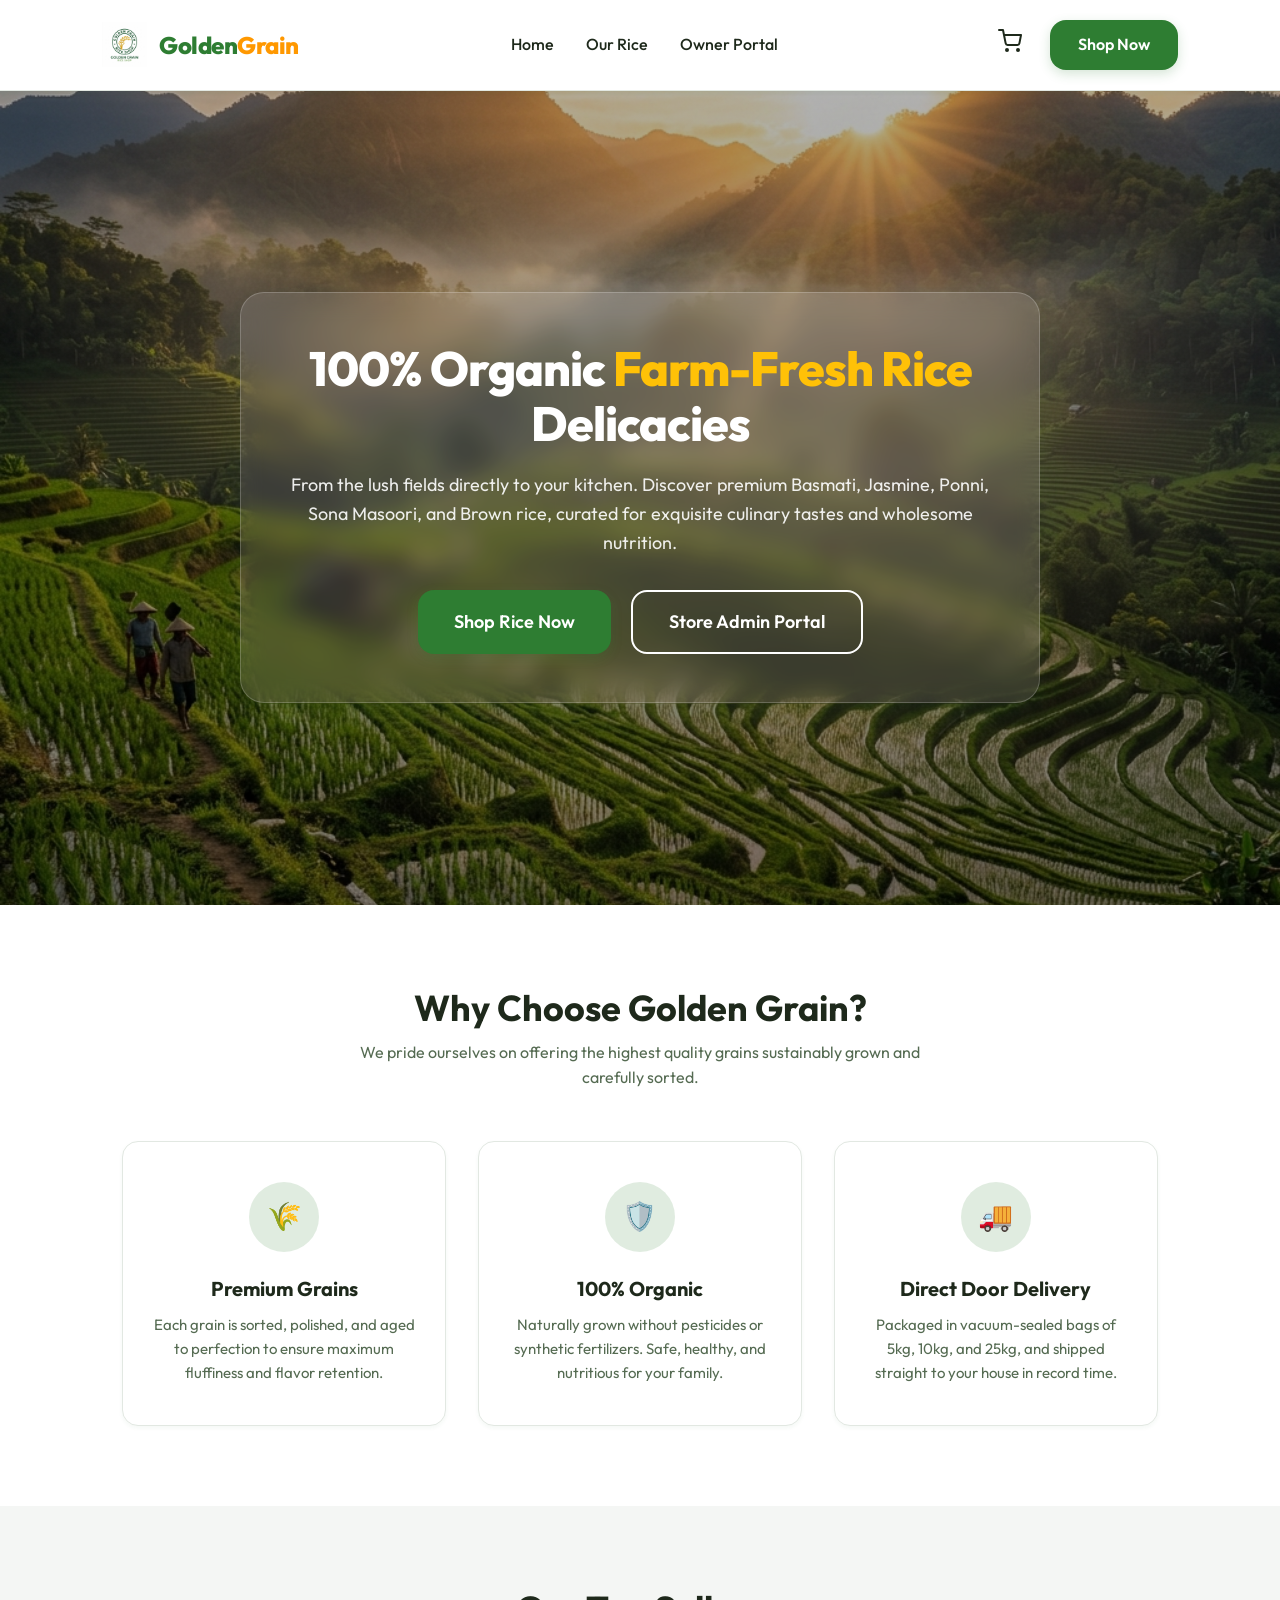
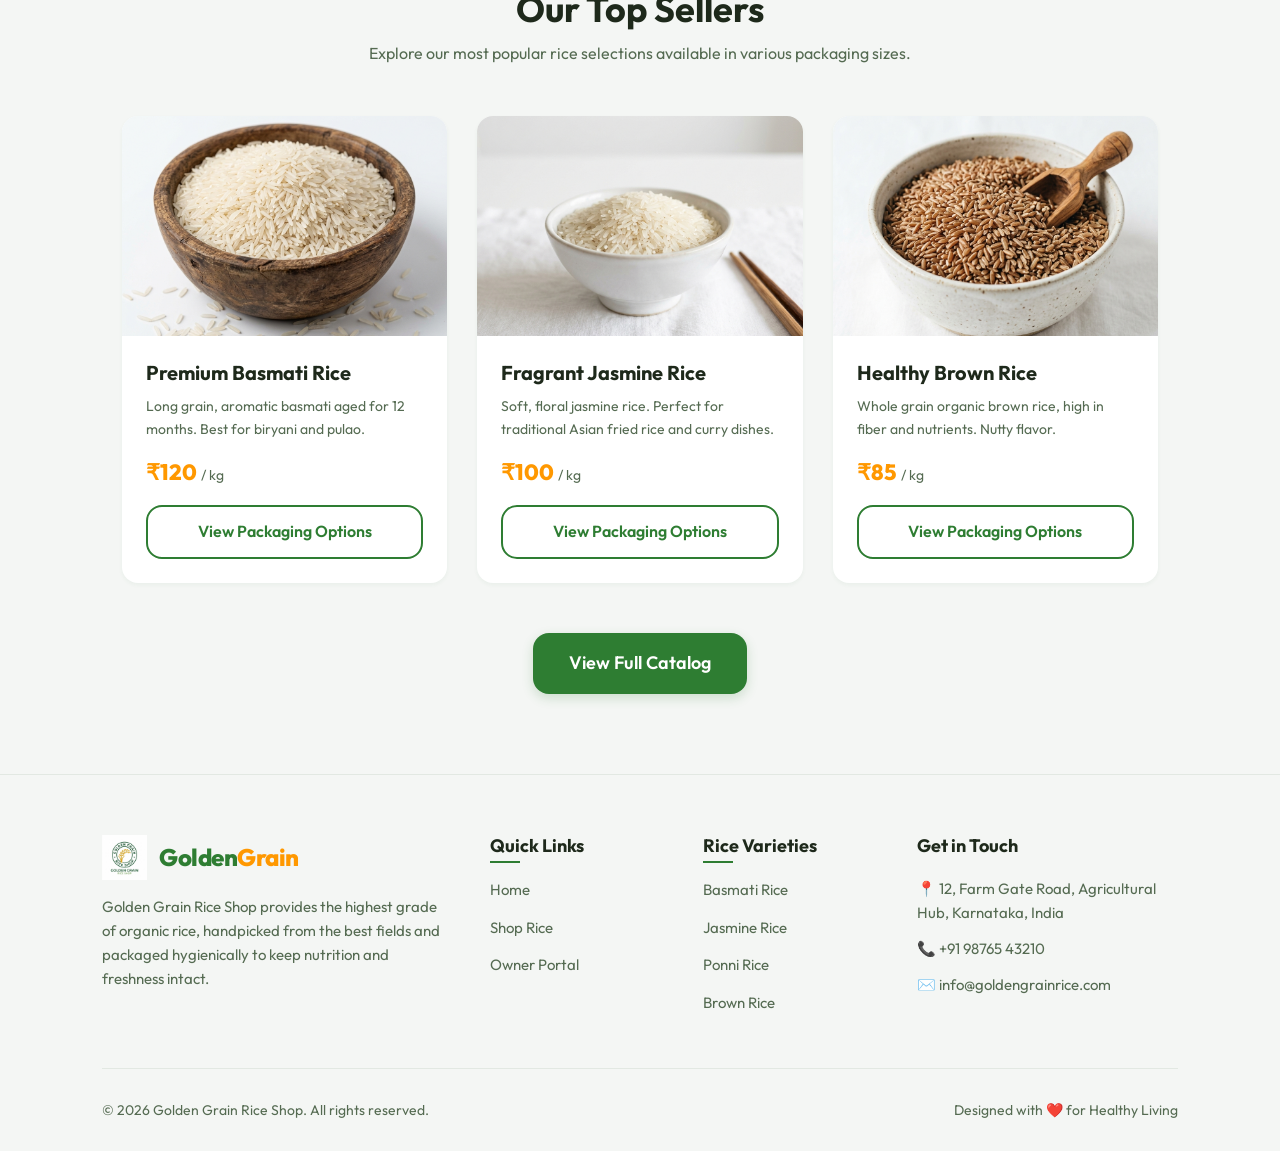
<file: files/riceshop-frontend/index.html>
<!DOCTYPE html>
<html lang="en">
<head>
    <meta charset="UTF-8">
    <meta name="viewport" content="width=device-width, initial-scale=1.0">
    <title>Golden Grain Rice Shop - Premium Organic Rice Store</title>
    <meta name="description" content="Order premium quality Basmati, Jasmine, Ponni, Sona Masoori, and Brown rice directly from our organic farms. Handpicked grains delivered to your doorstep.">
    <!-- Global CSS -->
    <link rel="stylesheet" href="css/style.css">
    <style>
        /* Hero Section Custom Styles */
        .hero {
            position: relative;
            background: linear-gradient(rgba(0,0,0,0.3), rgba(0,0,0,0.5)), url('assets/images/hero.png') no-repeat center center/cover;
            height: calc(100vh - 86px);
            min-height: 550px;
            display: flex;
            align-items: center;
            justify-content: center;
            color: var(--white);
            text-align: center;
            padding: 0 20px;
        }

        .hero-content {
            max-width: 800px;
            background: rgba(255, 255, 255, 0.12);
            backdrop-filter: blur(12px);
            padding: 48px;
            border-radius: var(--radius-lg);
            border: 1px solid rgba(255, 255, 255, 0.2);
            box-shadow: var(--shadow-lg);
            animation: fadeIn 1s ease-out;
        }

        .hero h1 {
            font-size: 48px;
            font-weight: 800;
            color: var(--white);
            margin-bottom: 20px;
            letter-spacing: -1px;
            line-height: 1.15;
        }

        .hero h1 span {
            color: var(--accent);
        }

        .hero p {
            font-size: 18px;
            margin-bottom: 32px;
            color: rgba(255, 255, 255, 0.9);
            font-weight: 400;
        }

        .hero-buttons {
            display: flex;
            justify-content: center;
            gap: 20px;
            flex-wrap: wrap;
        }

        .hero-btn-owner {
            background-color: transparent;
            color: var(--white);
            border: 2px solid var(--white);
        }

        .hero-btn-owner:hover {
            background-color: var(--white);
            color: var(--primary-dark);
            transform: translateY(-2px);
        }

        /* Features Section */
        .features {
            padding: 80px 8%;
            background-color: var(--white);
        }

        .features-grid {
            display: grid;
            grid-template-columns: repeat(auto-fit, minmax(280px, 1fr));
            gap: 32px;
            margin-top: 50px;
        }

        .feature-card {
            text-align: center;
            padding: 40px 30px;
        }

        .feature-icon {
            width: 70px;
            height: 70px;
            background-color: var(--primary-glow);
            color: var(--primary);
            border-radius: 50%;
            display: flex;
            align-items: center;
            justify-content: center;
            margin: 0 auto 24px auto;
            font-size: 28px;
            font-weight: bold;
        }

        .feature-card h3 {
            font-size: 20px;
            margin-bottom: 12px;
        }

        .feature-card p {
            color: var(--text-muted);
            font-size: 15px;
        }

        /* Products Preview */
        .preview {
            padding: 80px 8%;
            background-color: var(--bg-light);
        }

        .preview-grid {
            display: grid;
            grid-template-columns: repeat(auto-fit, minmax(320px, 1fr));
            gap: 30px;
            margin-top: 50px;
        }

        .preview-card {
            background-color: var(--white);
            border-radius: var(--radius-md);
            overflow: hidden;
            box-shadow: var(--shadow-sm);
            transition: var(--transition);
        }

        .preview-card:hover {
            transform: translateY(-5px);
            box-shadow: var(--shadow-md);
        }

        .preview-img {
            height: 220px;
            background-color: #E2E8E2;
            position: relative;
        }

        .preview-img img {
            width: 100%;
            height: 100%;
            object-fit: cover;
        }

        .preview-content {
            padding: 24px;
        }

        .preview-title {
            font-size: 20px;
            margin-bottom: 10px;
        }

        .preview-price {
            color: var(--accent-dark);
            font-size: 22px;
            font-weight: 800;
            margin-bottom: 15px;
        }

        /* Animations */
        @keyframes fadeIn {
            from { opacity: 0; transform: translateY(20px); }
            to { opacity: 1; transform: translateY(0); }
        }

        @media(max-width: 768px) {
            .hero h1 { font-size: 32px; }
            .hero-content { padding: 30px 20px; }
        }
    </style>
</head>
<body>

    <!-- Header Navbar -->
    <header class="navbar">
        <a href="index.html" class="logo-container" id="nav-logo-link">
            <img src="assets/logo.png" alt="Golden Grain Logo" class="logo-img">
            <h1 class="logo-text">Golden<span>Grain</span></h1>
        </a>
        <nav>
            <ul class="nav-links">
                <li><a href="index.html">Home</a></li>
                <li><a href="customer/select-rice.html">Our Rice</a></li>
                <li><a href="owner/login.html">Owner Portal</a></li>
            </ul>
        </nav>
        <div class="nav-actions">
            <!-- Cart Icon Button -->
            <a href="customer/select-rice.html" class="btn-icon" id="cart-icon-btn" title="View Cart">
                <!-- Shopping Cart Icon SVG -->
                <svg xmlns="http://www.w3.org/2000/svg" width="24" height="24" viewBox="0 0 24 24" fill="none" stroke="currentColor" stroke-width="2" stroke-linecap="round" stroke-linejoin="round">
                    <circle cx="9" cy="21" r="1"></circle>
                    <circle cx="20" cy="21" r="1"></circle>
                    <path d="M1 1h4l2.68 13.39a2 2 0 0 0 2 1.61h9.72a2 2 0 0 0 2-1.61L23 6H6"></path>
                </svg>
                <span class="badge" id="cart-badge-count" style="display: none;">0</span>
            </a>
            <a href="customer/select-rice.html" class="btn btn-primary" id="shop-now-nav-btn">Shop Now</a>
        </div>
    </header>

    <!-- Hero Section -->
    <section class="hero" id="hero-section">
        <div class="hero-content">
            <h1>100% Organic <span>Farm-Fresh Rice</span> Delicacies</h1>
            <p>From the lush fields directly to your kitchen. Discover premium Basmati, Jasmine, Ponni, Sona Masoori, and Brown rice, curated for exquisite culinary tastes and wholesome nutrition.</p>
            <div class="hero-buttons">
                <a href="customer/select-rice.html" class="btn btn-primary btn-large" id="shop-now-hero-btn">Shop Rice Now</a>
                <a href="owner/login.html" class="btn hero-btn-owner btn-large" id="admin-portal-hero-btn">Store Admin Portal</a>
            </div>
        </div>
    </section>

    <!-- Features Section -->
    <section class="features" id="features-section">
        <div class="container">
            <h2 class="text-center" style="font-size: 36px;">Why Choose Golden Grain?</h2>
            <p class="text-center" style="color: var(--text-muted); max-width: 600px; margin: 10px auto 40px auto;">We pride ourselves on offering the highest quality grains sustainably grown and carefully sorted.</p>
            
            <div class="features-grid">
                <!-- Feature 1 -->
                <div class="card feature-card">
                    <div class="feature-icon">🌾</div>
                    <h3>Premium Grains</h3>
                    <p>Each grain is sorted, polished, and aged to perfection to ensure maximum fluffiness and flavor retention.</p>
                </div>
                <!-- Feature 2 -->
                <div class="card feature-card">
                    <div class="feature-icon">🛡️</div>
                    <h3>100% Organic</h3>
                    <p>Naturally grown without pesticides or synthetic fertilizers. Safe, healthy, and nutritious for your family.</p>
                </div>
                <!-- Feature 3 -->
                <div class="card feature-card">
                    <div class="feature-icon">🚚</div>
                    <h3>Direct Door Delivery</h3>
                    <p>Packaged in vacuum-sealed bags of 5kg, 10kg, and 25kg, and shipped straight to your house in record time.</p>
                </div>
            </div>
        </div>
    </section>

    <!-- Products Preview -->
    <section class="preview" id="preview-section">
        <div class="container">
            <h2 class="text-center" style="font-size: 36px;">Our Top Sellers</h2>
            <p class="text-center" style="color: var(--text-muted); max-width: 600px; margin: 10px auto 40px auto;">Explore our most popular rice selections available in various packaging sizes.</p>

            <div class="preview-grid">
                <!-- Product Preview 1 -->
                <div class="preview-card">
                    <div class="preview-img">
                        <img src="assets/images/basmati.png" alt="Basmati Rice Preview">
                    </div>
                    <div class="preview-content">
                        <h3 class="preview-title">Premium Basmati Rice</h3>
                        <p style="color: var(--text-muted); font-size: 14px; margin-bottom: 15px;">Long grain, aromatic basmati aged for 12 months. Best for biryani and pulao.</p>
                        <div class="preview-price">₹120 <span style="font-size: 14px; color: var(--text-muted); font-weight: normal;">/ kg</span></div>
                        <a href="customer/select-rice.html" class="btn btn-secondary" style="width: 100%;">View Packaging Options</a>
                    </div>
                </div>
                <!-- Product Preview 2 -->
                <div class="preview-card">
                    <div class="preview-img">
                        <img src="assets/images/jasmine.png" alt="Jasmine Rice Preview">
                    </div>
                    <div class="preview-content">
                        <h3 class="preview-title">Fragrant Jasmine Rice</h3>
                        <p style="color: var(--text-muted); font-size: 14px; margin-bottom: 15px;">Soft, floral jasmine rice. Perfect for traditional Asian fried rice and curry dishes.</p>
                        <div class="preview-price">₹100 <span style="font-size: 14px; color: var(--text-muted); font-weight: normal;">/ kg</span></div>
                        <a href="customer/select-rice.html" class="btn btn-secondary" style="width: 100%;">View Packaging Options</a>
                    </div>
                </div>
                <!-- Product Preview 3 -->
                <div class="preview-card">
                    <div class="preview-img">
                        <img src="assets/images/brown.png" alt="Brown Rice Preview">
                    </div>
                    <div class="preview-content">
                        <h3 class="preview-title">Healthy Brown Rice</h3>
                        <p style="color: var(--text-muted); font-size: 14px; margin-bottom: 15px;">Whole grain organic brown rice, high in fiber and nutrients. Nutty flavor.</p>
                        <div class="preview-price">₹85 <span style="font-size: 14px; color: var(--text-muted); font-weight: normal;">/ kg</span></div>
                        <a href="customer/select-rice.html" class="btn btn-secondary" style="width: 100%;">View Packaging Options</a>
                    </div>
                </div>
            </div>
            
            <div class="text-center" style="margin-top: 50px;">
                <a href="customer/select-rice.html" class="btn btn-primary btn-large">View Full Catalog</a>
            </div>
        </div>
    </section>

    <!-- Footer -->
    <footer id="footer-section">
        <div class="footer-content">
            <div class="footer-brand">
                <div class="logo-container">
                    <img src="assets/logo.png" alt="Golden Grain Logo" class="logo-img">
                    <h3 class="logo-text">Golden<span>Grain</span></h3>
                </div>
                <p>Golden Grain Rice Shop provides the highest grade of organic rice, handpicked from the best fields and packaged hygienically to keep nutrition and freshness intact.</p>
            </div>
            <div class="footer-links">
                <h4>Quick Links</h4>
                <ul>
                    <li><a href="index.html">Home</a></li>
                    <li><a href="customer/select-rice.html">Shop Rice</a></li>
                    <li><a href="owner/login.html">Owner Portal</a></li>
                </ul>
            </div>
            <div class="footer-links">
                <h4>Rice Varieties</h4>
                <ul>
                    <li><a href="customer/select-rice.html">Basmati Rice</a></li>
                    <li><a href="customer/select-rice.html">Jasmine Rice</a></li>
                    <li><a href="customer/select-rice.html">Ponni Rice</a></li>
                    <li><a href="customer/select-rice.html">Brown Rice</a></li>
                </ul>
            </div>
            <div class="footer-contact">
                <h4>Get in Touch</h4>
                <p>📍 12, Farm Gate Road, Agricultural Hub, Karnataka, India</p>
                <p>📞 +91 98765 43210</p>
                <p>✉️ info@goldengrainrice.com</p>
            </div>
        </div>
        <div class="footer-bottom">
            <p>&copy; 2026 Golden Grain Rice Shop. All rights reserved.</p>
            <p>Designed with ❤️ for Healthy Living</p>
        </div>
    </footer>

    <!-- Script to update badge -->
    <script>
        document.addEventListener('DOMContentLoaded', () => {
            updateBadge();
            
            // Listen for storage changes
            window.addEventListener('storage', updateBadge);
            window.addEventListener('cart-updated', updateBadge);
            
            function updateBadge() {
                const badge = document.getElementById('cart-badge-count');
                if (!badge) return;
                
                try {
                    const cart = JSON.parse(localStorage.getItem('riceshop_cart')) || [];
                    const totalQty = cart.reduce((sum, item) => sum + item.quantity, 0);
                    
                    if (totalQty > 0) {
                        badge.textContent = totalQty;
                        badge.style.display = 'flex';
                    } else {
                        badge.style.display = 'none';
                    }
                } catch (e) {
                    console.error(e);
                }
            }
        });
    </script>
</body>
</html>
</file>
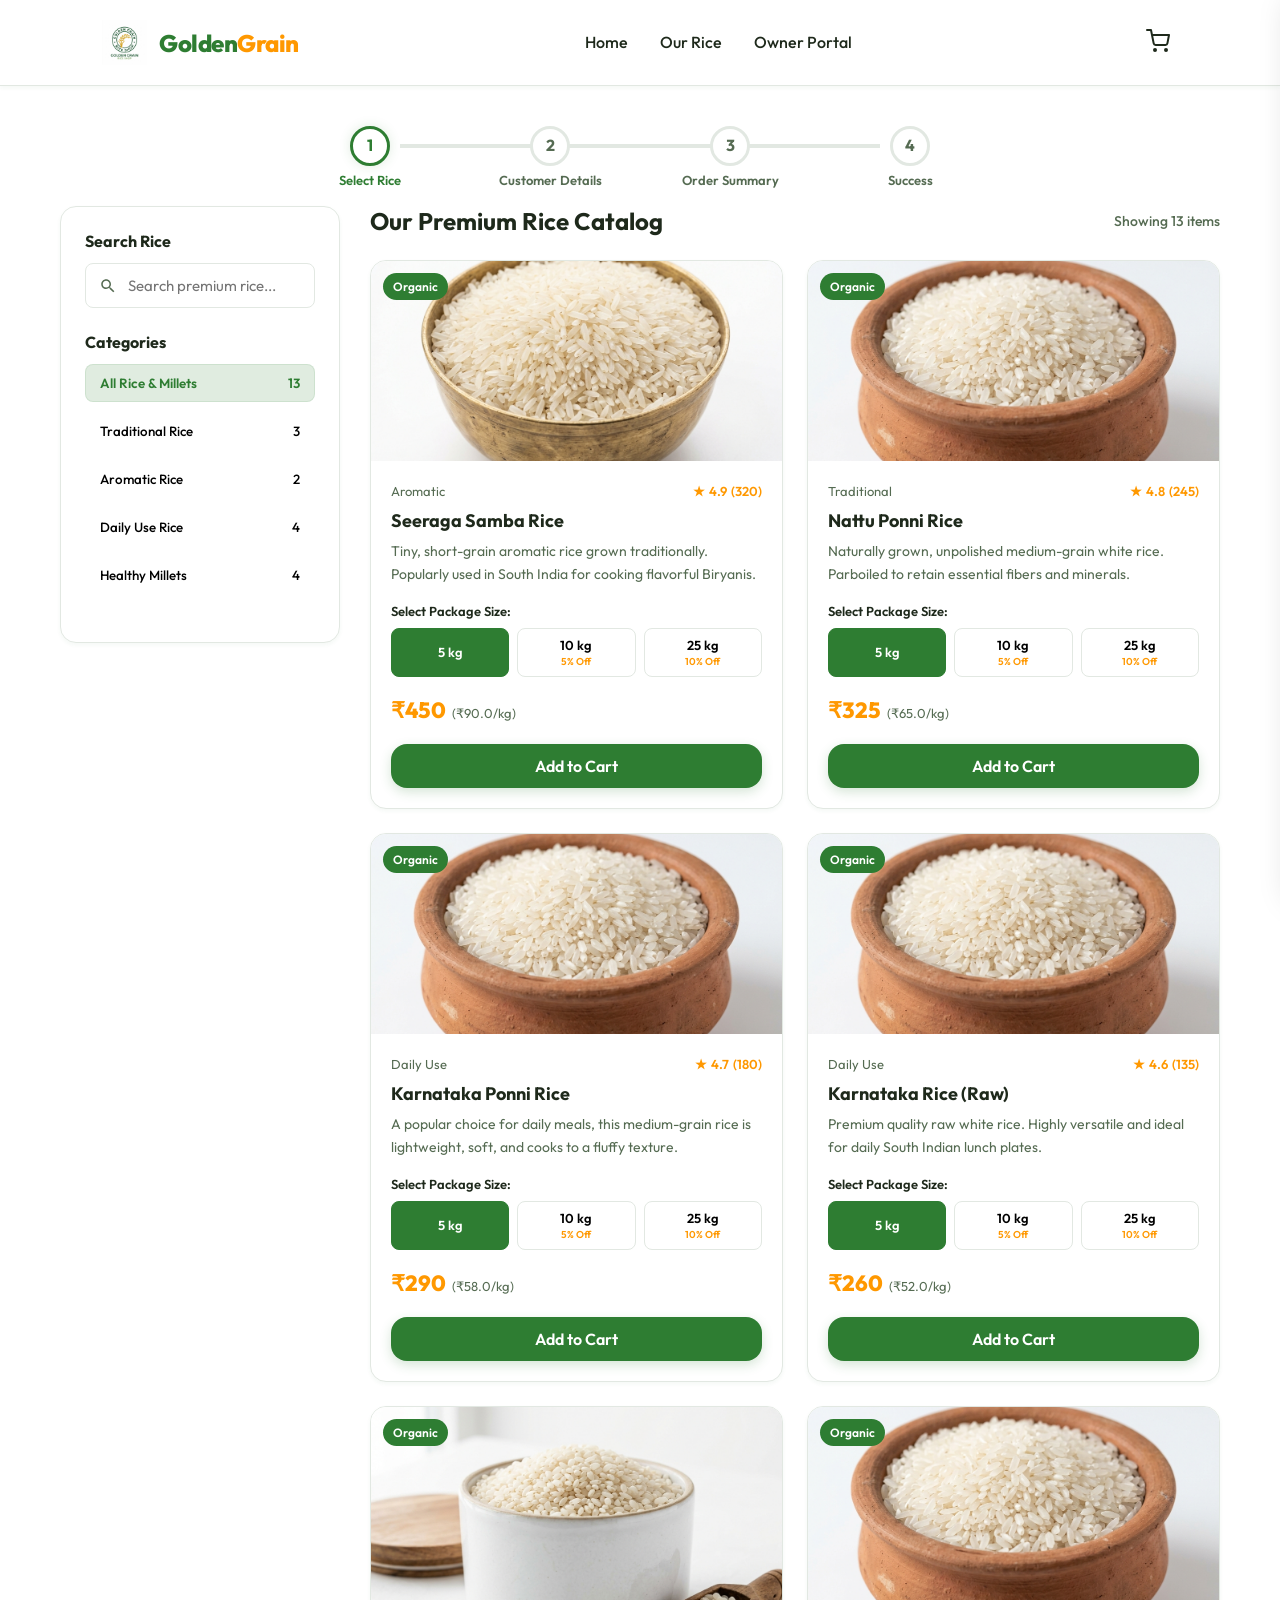
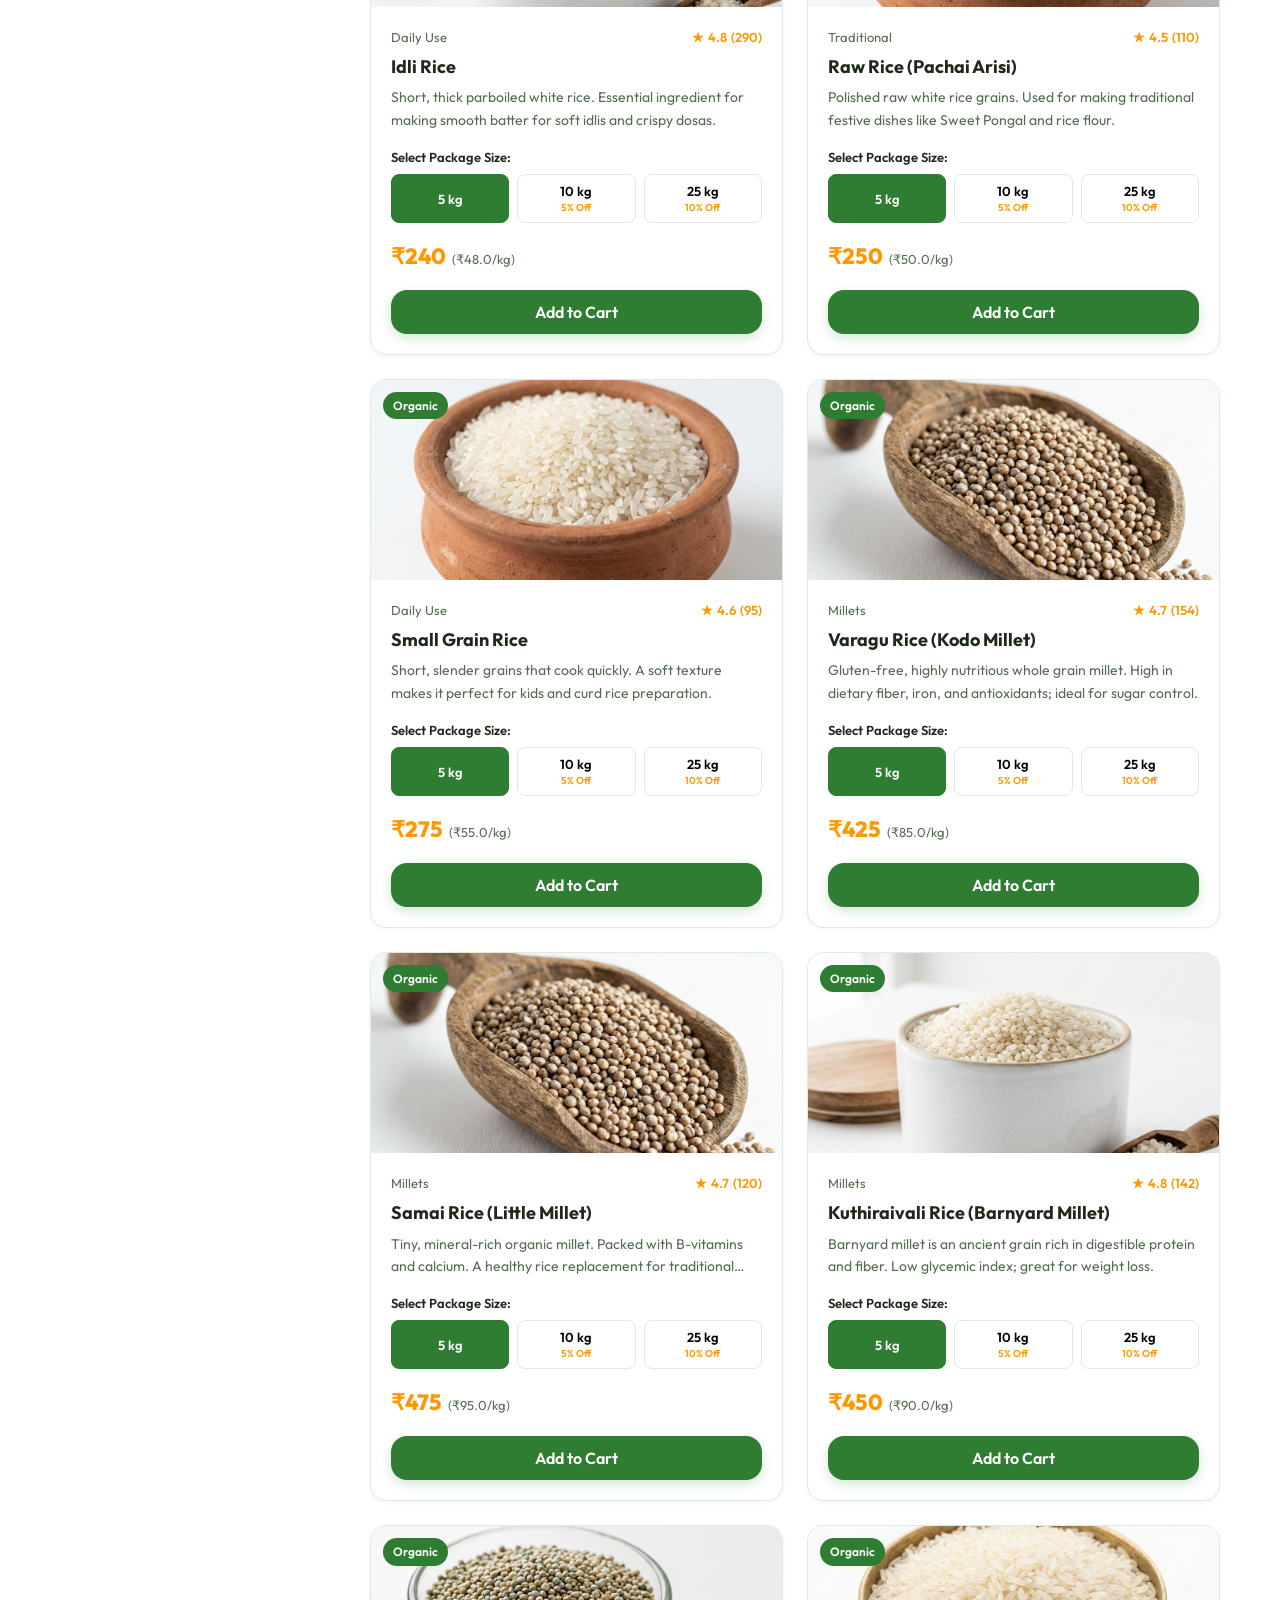
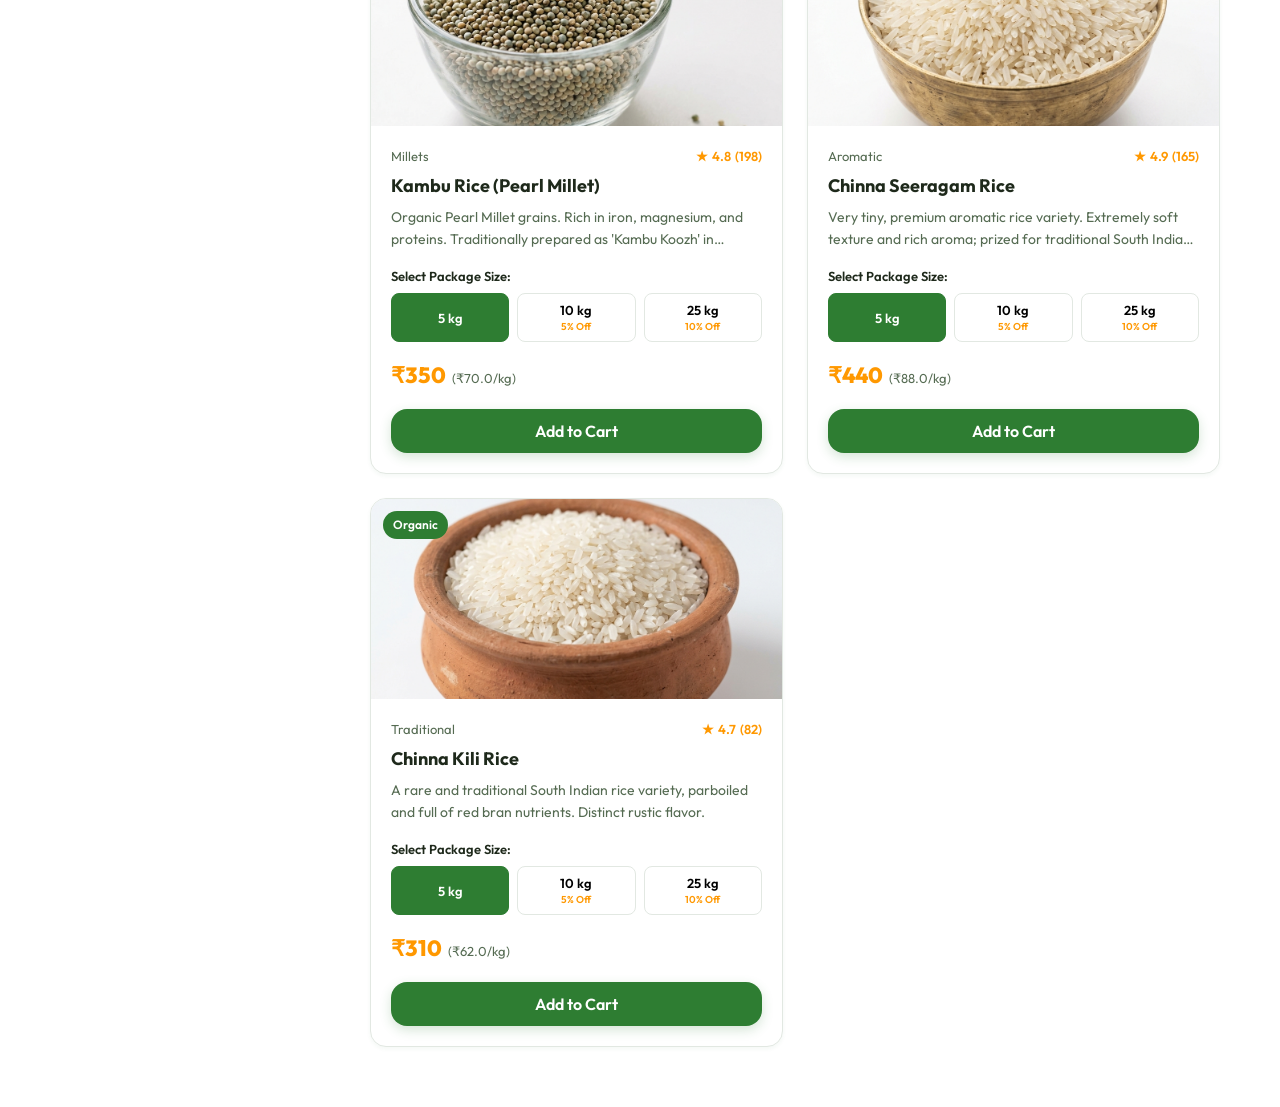
<file: files/riceshop-frontend/customer/customer-details.html>
<!DOCTYPE html>
<html lang="en">
<head>
    <meta charset="UTF-8">
    <meta name="viewport" content="width=device-width, initial-scale=1.0">
    <title>Delivery Details - Golden Grain Rice Shop</title>
    <!-- CSS imports -->
    <link rel="stylesheet" href="../css/style.css">
    <link rel="stylesheet" href="../css/customer.css">
</head>
<body>

    <!-- Header Navbar -->
    <header class="navbar">
        <a href="../index.html" class="logo-container" id="nav-logo-link">
            <img src="../assets/logo.png" alt="Golden Grain Logo" class="logo-img">
            <h1 class="logo-text">Golden<span>Grain</span></h1>
        </a>
        <nav>
            <ul class="nav-links">
                <li><a href="../index.html">Home</a></li>
                <li><a href="select-rice.html">Our Rice</a></li>
                <li><a href="../owner/login.html">Owner Portal</a></li>
            </ul>
        </nav>
    </header>

    <!-- Main Container -->
    <main class="container">
        
        <!-- Progress Tracker -->
        <div class="progress-container">
            <div class="progress-line">
                <div class="progress-line-fill" style="width: 33.3%;"></div>
            </div>
            <div class="progress-step completed">
                ✓
                <div class="progress-step-label">Select Rice</div>
            </div>
            <div class="progress-step active">
                2
                <div class="progress-step-label">Customer Details</div>
            </div>
            <div class="progress-step">
                3
                <div class="progress-step-label">Order Summary</div>
            </div>
            <div class="progress-step">
                4
                <div class="progress-step-label">Success</div>
            </div>
        </div>

        <div class="checkout-layout">
            <!-- Left Side: Address Details Form -->
            <section class="form-card">
                <h3>Delivery Address & Contact</h3>
                <form id="details-form">
                    <div class="form-group">
                        <label for="customer-name">Full Name *</label>
                        <input type="text" id="customer-name" class="form-control" placeholder="Enter your full name" required>
                    </div>

                    <div class="form-group">
                        <label for="customer-phone">Mobile Number *</label>
                        <input type="tel" id="customer-phone" class="form-control" placeholder="10-digit mobile number" pattern="[0-9]{10}" required>
                        <span style="font-size: 11px; color: var(--text-muted); display: block; margin-top: 4px;">We'll text you delivery updates on this number.</span>
                    </div>

                    <div class="form-group">
                        <label for="customer-address">Complete Delivery Address *</label>
                        <textarea id="customer-address" class="form-control" rows="4" placeholder="House/Flat No., Building Name, Street Address, Area, Landmark, City, State & PIN Code" style="resize: none;" required></textarea>
                    </div>

                    <h3 style="margin-top: 40px; margin-bottom: 20px;">Payment Method</h3>
                    <div class="payment-methods">
                        <!-- UPI -->
                        <div class="payment-card selected" id="upi-card">
                            <input type="radio" name="payment-method" id="pay-upi" value="UPI" checked>
                            <div class="payment-icon-img" style="font-size: 28px; line-height: 1;">📱</div>
                            <span>UPI Apps</span>
                        </div>

                        <!-- Card -->
                        <div class="payment-card" id="card-card">
                            <input type="radio" name="payment-method" id="pay-card" value="Card">
                            <div class="payment-icon-img" style="font-size: 28px; line-height: 1;">💳</div>
                            <span>Credit/Debit Card</span>
                        </div>

                        <!-- Cash on Delivery -->
                        <div class="payment-card" id="cod-card">
                            <input type="radio" name="payment-method" id="pay-cod" value="Cash on Delivery">
                            <div class="payment-icon-img" style="font-size: 28px; line-height: 1;">💵</div>
                            <span>Cash on Delivery</span>
                        </div>
                    </div>

                    <div style="display: flex; gap: 16px; margin-top: 40px;">
                        <a href="select-rice.html" class="btn btn-secondary" style="flex: 1;">Go Back to Shop</a>
                        <button type="submit" class="btn btn-primary" style="flex: 1.5; padding: 14px;">Review & Place Order</button>
                    </div>
                </form>
            </section>

            <!-- Right Side: Order Summary Card Overview -->
            <aside class="summary-card">
                <h4>Order Overview</h4>
                <div class="summary-items" id="summary-items-list">
                    <!-- Loaded dynamically -->
                </div>

                <div style="border-top: 1.5px solid var(--border-color); padding-top: 16px; margin-top: 16px;">
                    <div class="cart-summary-line">
                        <span>Items Price</span>
                        <span id="summary-subtotal">₹0</span>
                    </div>
                    <div class="cart-summary-line">
                        <span>Estimated Shipping</span>
                        <span id="summary-shipping">FREE</span>
                    </div>
                    <div class="cart-summary-line total" style="margin-top: 12px; padding-top: 12px;">
                        <span>Total Price</span>
                        <span id="summary-total" style="font-size: 20px;">₹0</span>
                    </div>
                </div>
            </aside>
        </div>

    </main>

    <!-- Scripts -->
    <script src="../js/common.js"></script>
    <script src="../js/customer-details.js"></script>
</body>
</html>
</file>
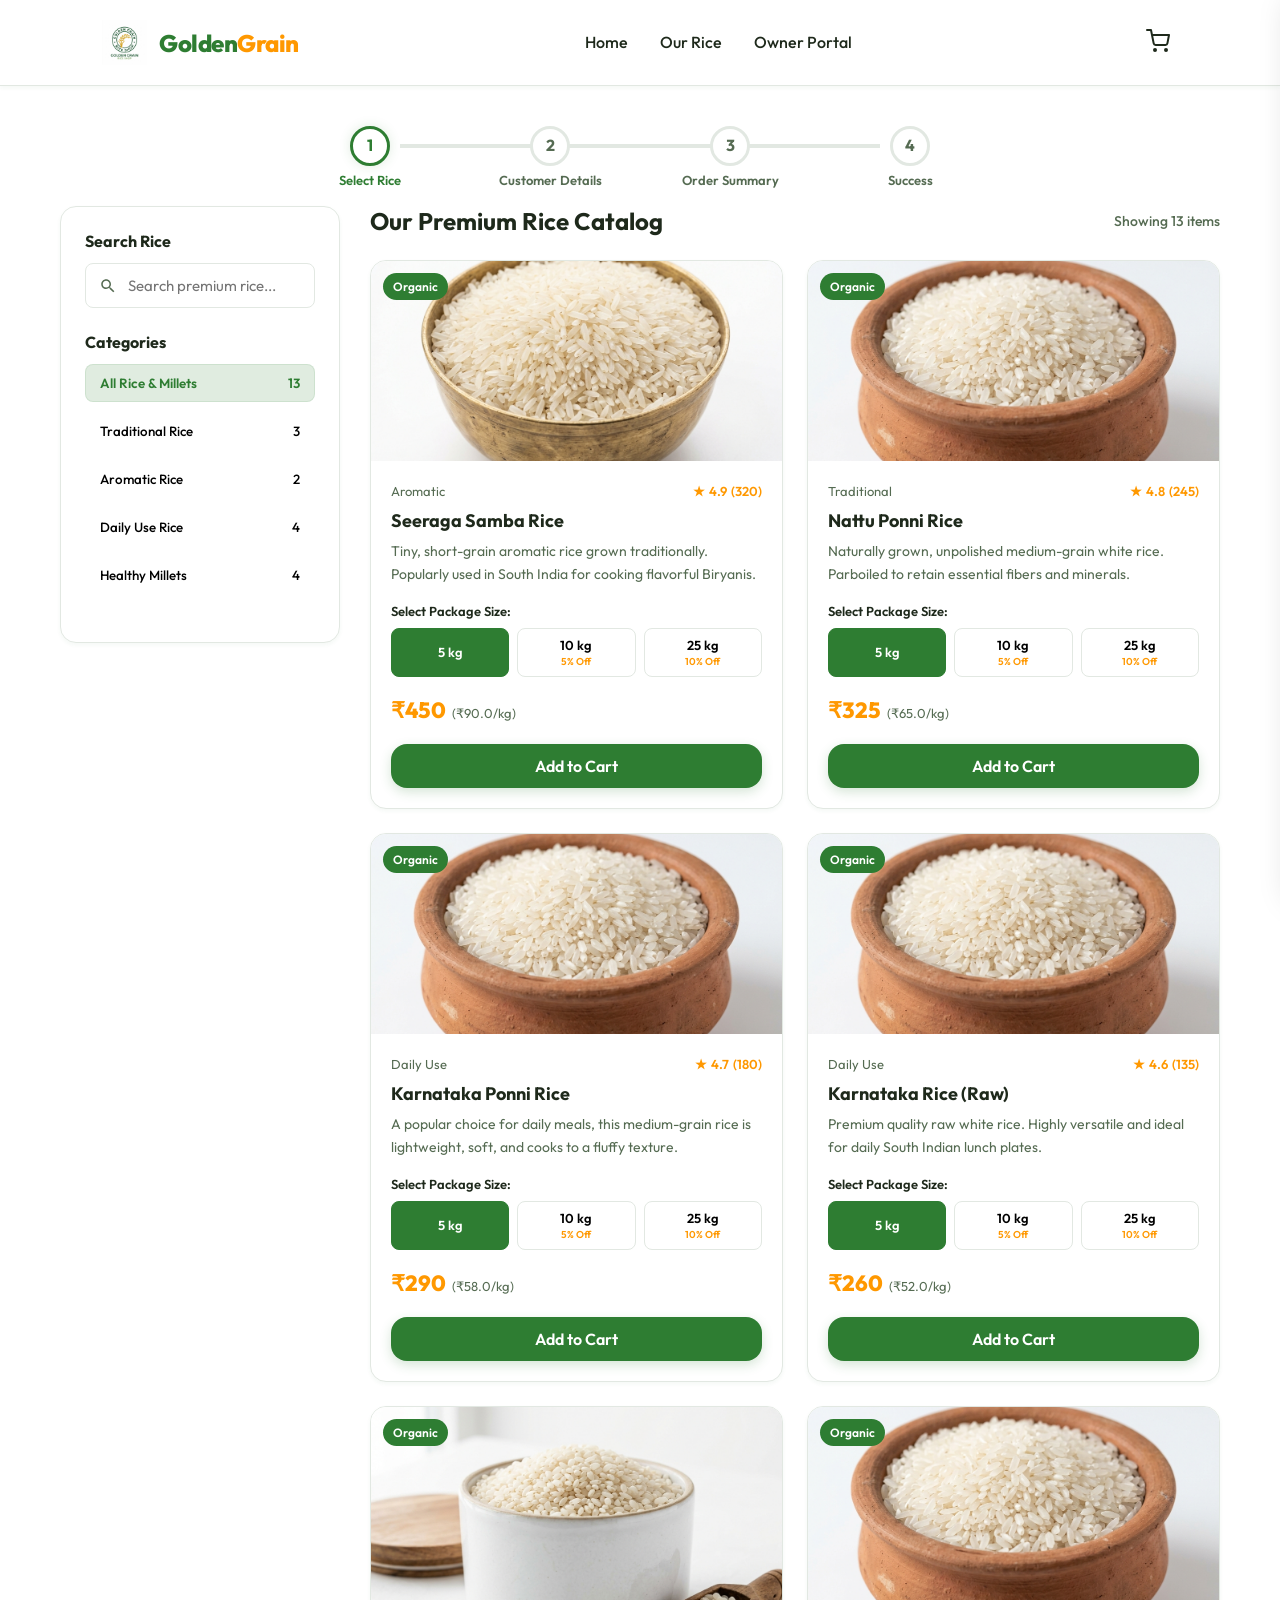
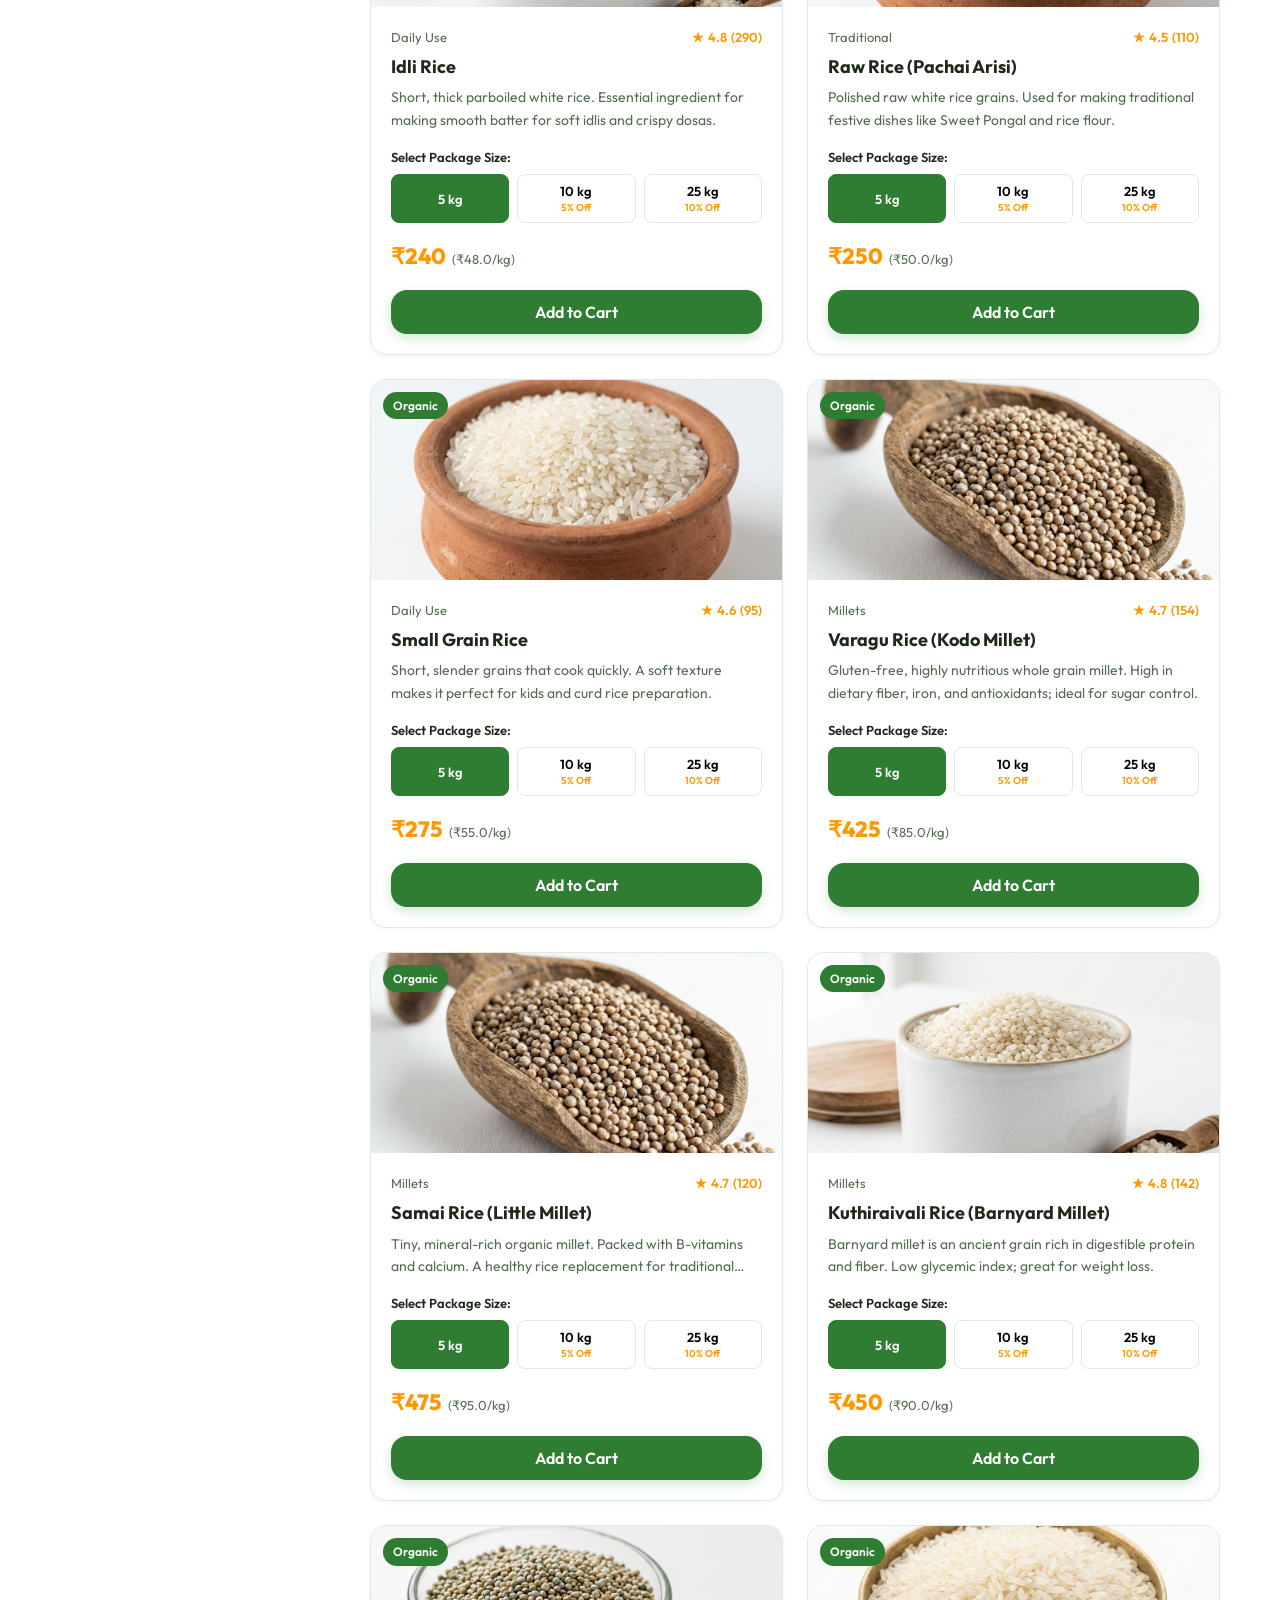
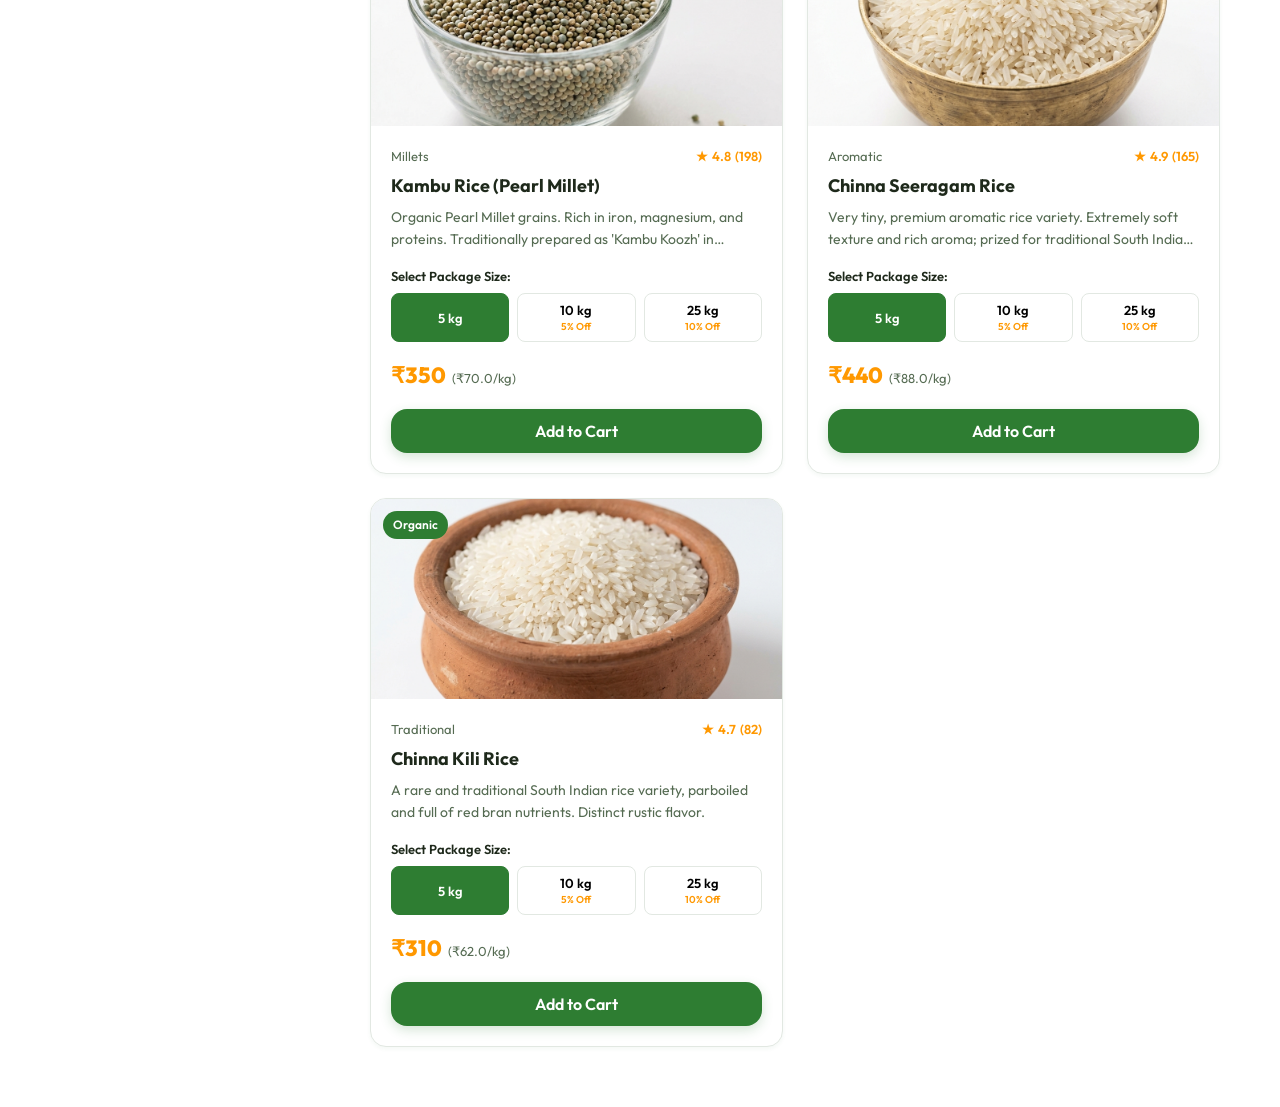
<file: files/riceshop-frontend/customer/order-success.html>
<!DOCTYPE html>
<html lang="en">
<head>
    <meta charset="UTF-8">
    <meta name="viewport" content="width=device-width, initial-scale=1.0">
    <title>Order Placed Successfully - Golden Grain Rice Shop</title>
    <!-- CSS imports -->
    <link rel="stylesheet" href="../css/style.css">
    <link rel="stylesheet" href="../css/customer.css">
</head>
<body>

    <!-- Header Navbar -->
    <header class="navbar">
        <a href="../index.html" class="logo-container" id="nav-logo-link">
            <img src="../assets/logo.png" alt="Golden Grain Logo" class="logo-img">
            <h1 class="logo-text">Golden<span>Grain</span></h1>
        </a>
        <nav>
            <ul class="nav-links">
                <li><a href="../index.html">Home</a></li>
                <li><a href="select-rice.html">Our Rice</a></li>
                <li><a href="../owner/login.html">Owner Portal</a></li>
            </ul>
        </nav>
    </header>

    <!-- Main Container -->
    <main class="container">
        
        <!-- Progress Tracker -->
        <div class="progress-container">
            <div class="progress-line">
                <div class="progress-line-fill" style="width: 100%;"></div>
            </div>
            <div class="progress-step completed">
                ✓
                <div class="progress-step-label">Select Rice</div>
            </div>
            <div class="progress-step completed">
                ✓
                <div class="progress-step-label">Customer Details</div>
            </div>
            <div class="progress-step completed">
                ✓
                <div class="progress-step-label">Order Summary</div>
            </div>
            <div class="progress-step completed">
                ✓
                <div class="progress-step-label">Success</div>
            </div>
        </div>

        <!-- Success Message Content -->
        <section class="success-card">
            <div class="success-icon-container">✓</div>
            <h2 class="success-title">Order Confirmed!</h2>
            <p class="success-desc">Thank you for shopping with Golden Grain! Your order has been registered and is currently being processed by our packaging team.</p>

            <!-- Order Summary Details Box -->
            <div class="order-info-box" id="success-order-details-box" style="display: none;">
                <div class="order-info-row">
                    <span>Order Tracking ID</span>
                    <span id="success-order-id" style="color: var(--primary-dark); font-weight: 700;">GS-XXXXX</span>
                </div>
                <div class="order-info-row">
                    <span>Payment Mode</span>
                    <span id="success-payment-method">UPI</span>
                </div>
                <div class="order-info-row">
                    <span>Total Amount Charged</span>
                    <span id="success-total-price" style="color: var(--accent-dark); font-weight: 700;">₹0</span>
                </div>
                <div class="order-info-row" style="flex-direction: column; align-items: flex-start; gap: 4px; border-top: 1px solid var(--border-color); padding-top: 10px; margin-top: 10px;">
                    <span>Delivery Address</span>
                    <span id="success-address" style="font-weight: normal; font-size: 13.5px; line-height: 1.4; color: var(--text-muted); margin-top: 2px;"></span>
                </div>
            </div>

            <p style="font-size: 14px; color: var(--text-muted); margin-bottom: 32px;">A notification with tracking updates has been simulated and sent to your registered mobile number.</p>

            <div class="order-success-actions">
                <a href="select-rice.html" class="btn btn-primary" id="continue-shopping-btn">Shop More Rice</a>
                <button class="btn btn-secondary" id="view-invoice-btn">View & Print Invoice</button>
            </div>
        </section>

    </main>

    <!-- Scripts -->
    <script src="../js/common.js"></script>
    <script>
        document.addEventListener("DOMContentLoaded", () => {
            const orderId = localStorage.getItem("riceshop_last_order_id");
            if (!orderId) {
                // If accessed directly without placing an order, redirect back to shop
                window.location.href = "select-rice.html";
                return;
            }

            // Fetch order by ID asynchronously from PostgreSQL
            getOrderById(orderId).then(order => {
                if (order) {
                    // Populate invoice info
                    document.getElementById("success-order-id").textContent = order.id;
                    document.getElementById("success-payment-method").textContent = order.paymentMethod;
                    document.getElementById("success-total-price").textContent = formatPrice(order.total);
                    document.getElementById("success-address").textContent = order.customer.address;
                    document.getElementById("success-order-details-box").style.display = "block";

                    // Bind invoice viewer link
                    document.getElementById("view-invoice-btn").addEventListener("click", () => {
                        window.open(`../owner/invoice.html?id=${order.id}`, '_blank');
                    });
                } else {
                    // Fallback
                    document.getElementById("success-order-id").textContent = orderId;
                    document.getElementById("success-order-details-box").style.display = "block";
                }
            });
        });
    </script>
</body>
</html>
</file>
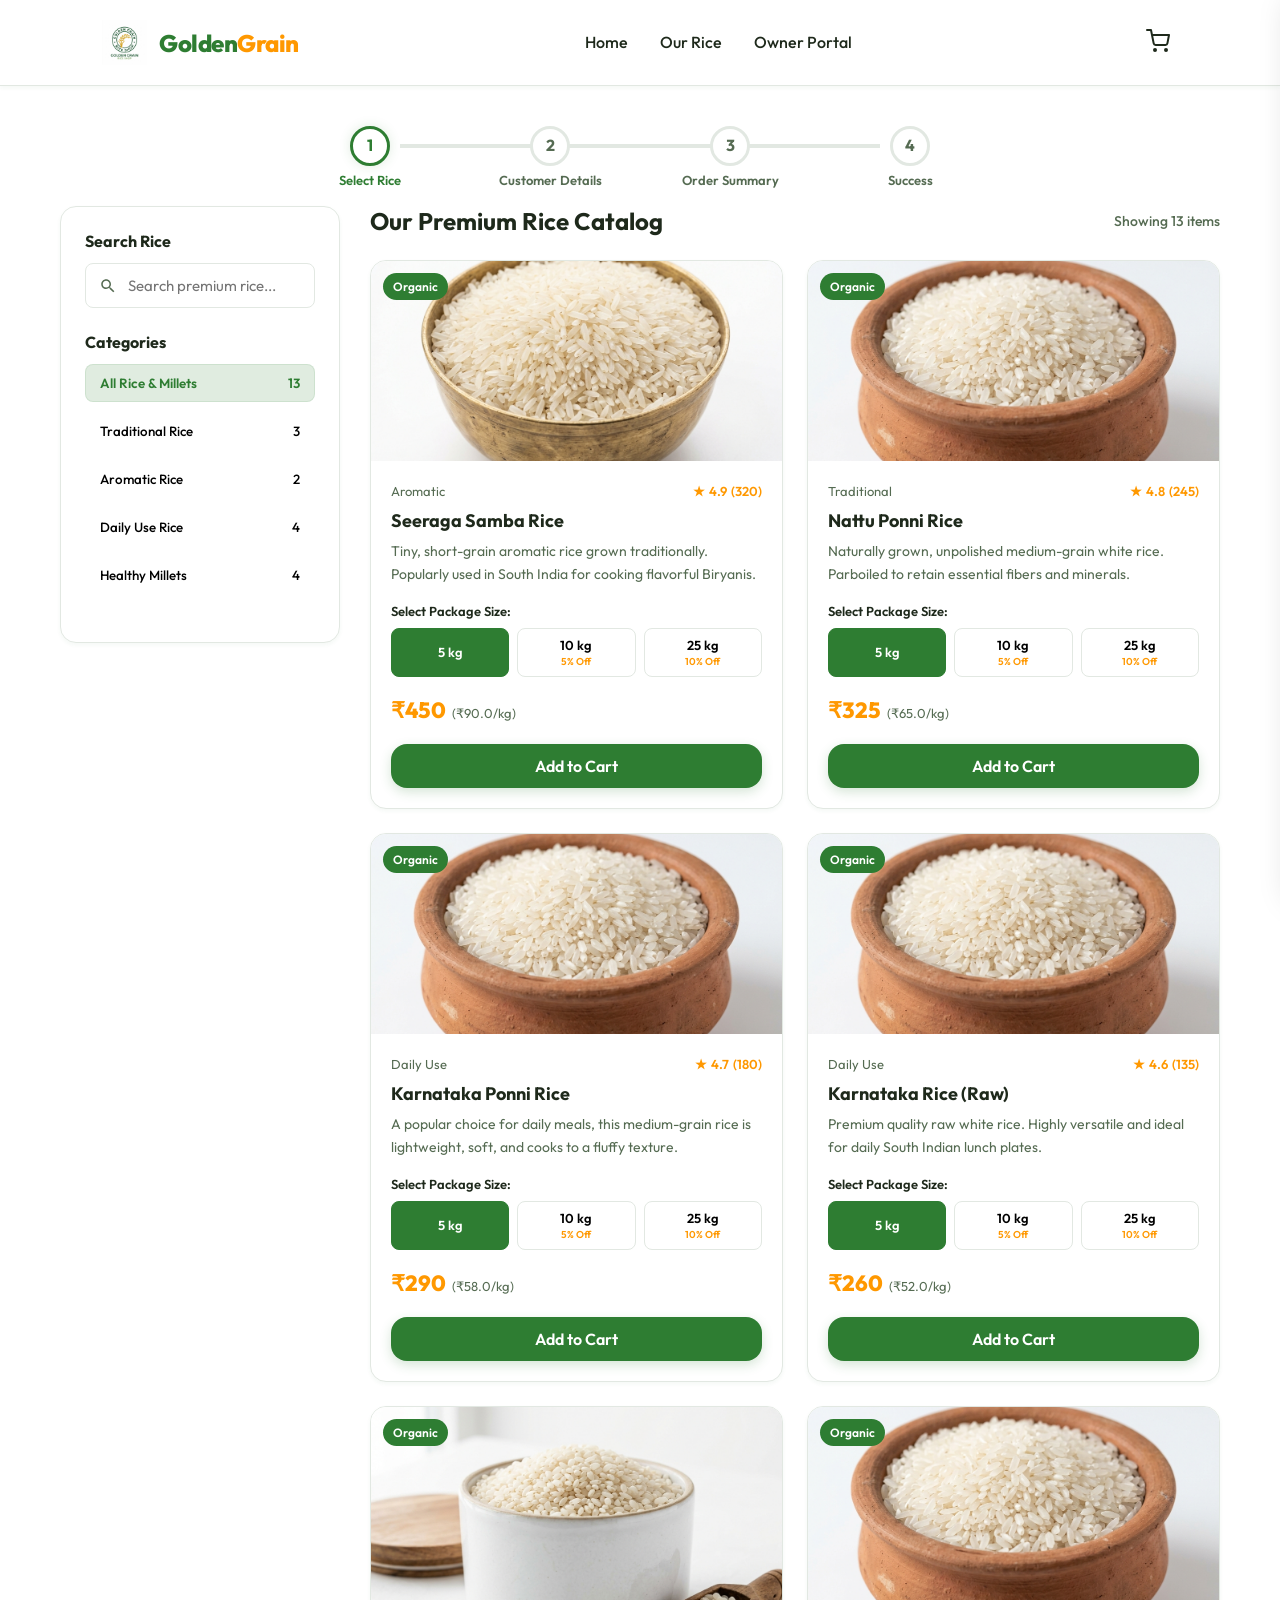
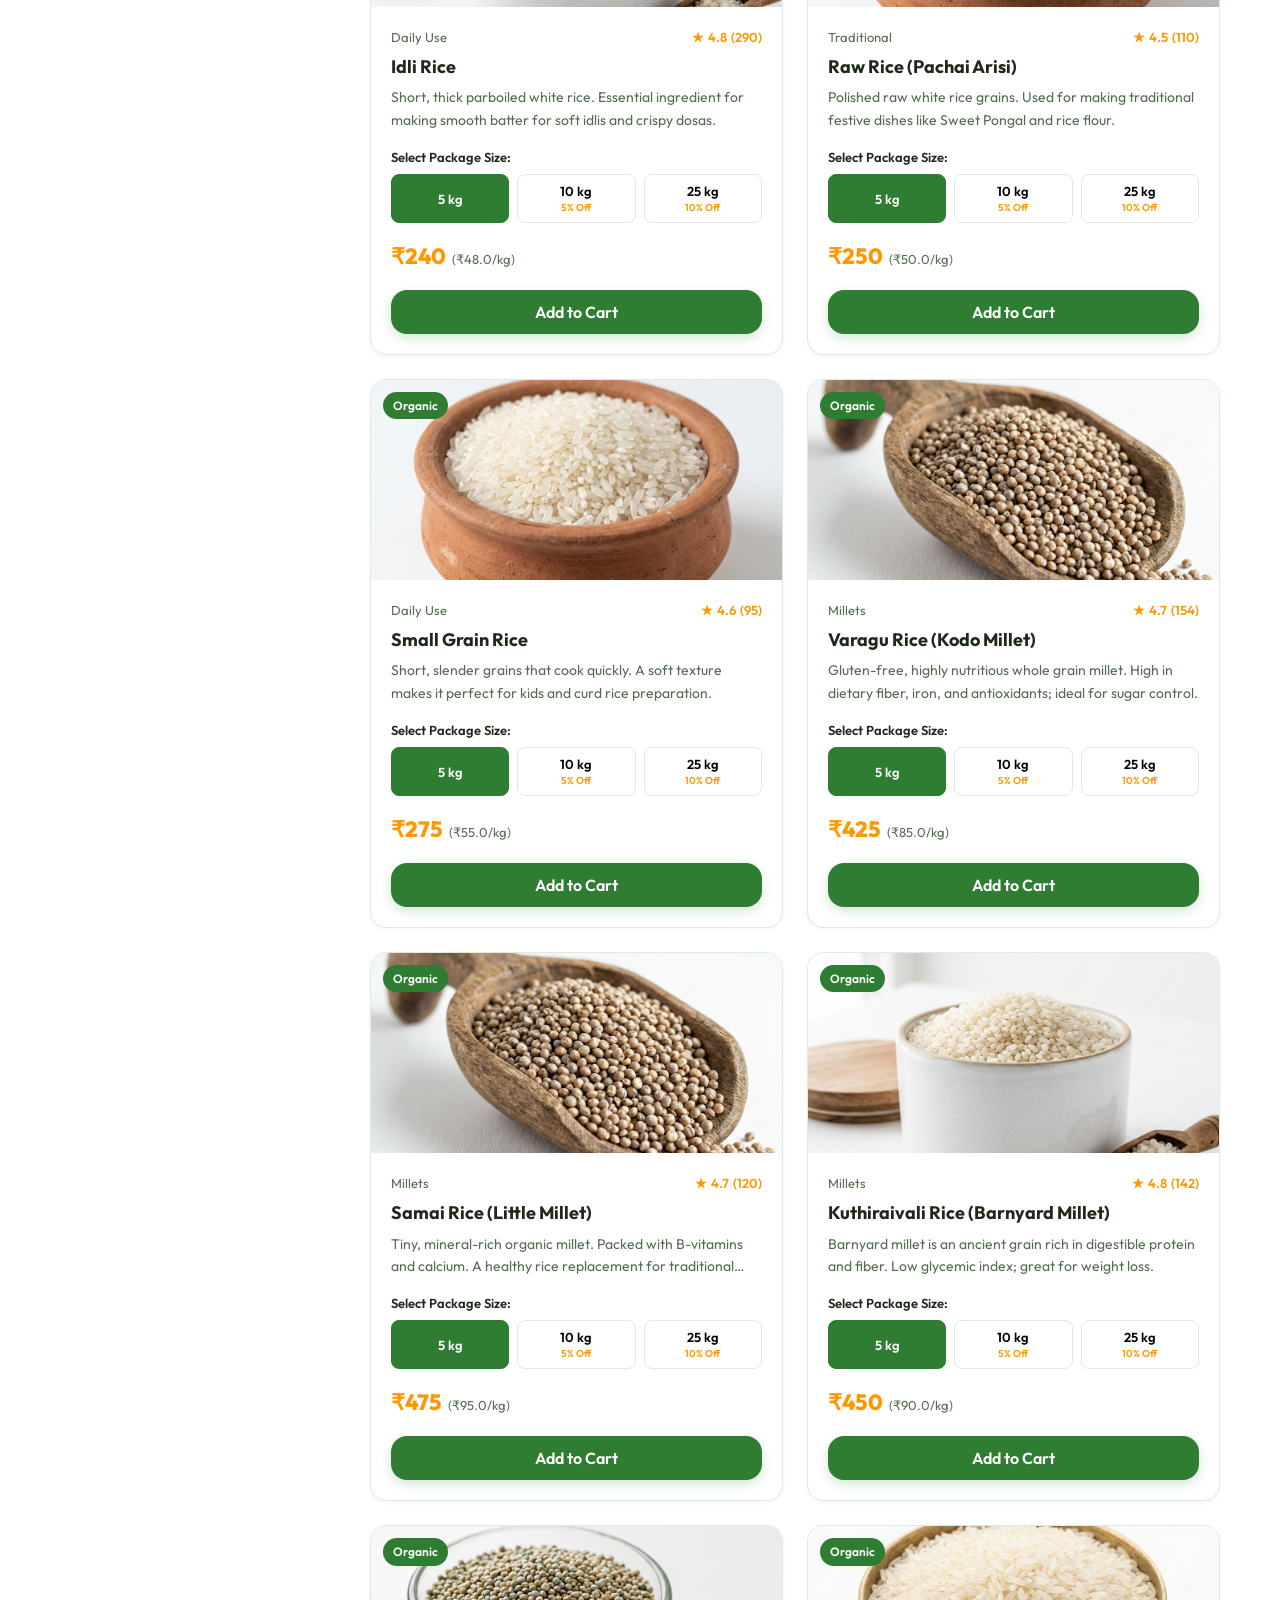
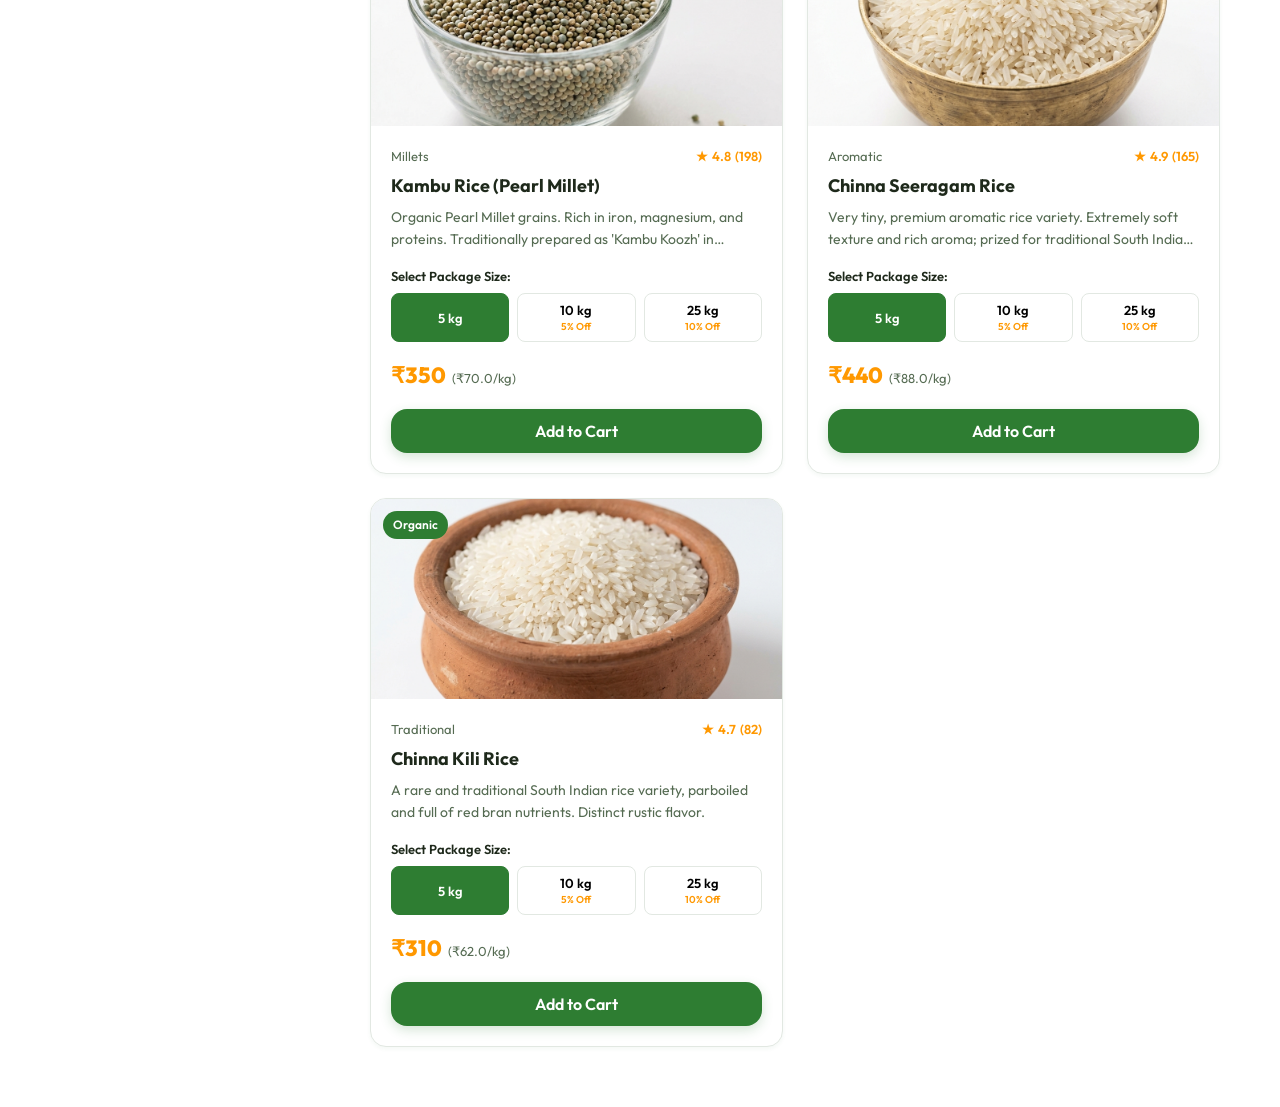
<file: files/riceshop-frontend/customer/order-summary.html>
<!DOCTYPE html>
<html lang="en">
<head>
    <meta charset="UTF-8">
    <meta name="viewport" content="width=device-width, initial-scale=1.0">
    <title>Order Summary - Golden Grain Rice Shop</title>
    <!-- CSS imports -->
    <link rel="stylesheet" href="../css/style.css">
    <link rel="stylesheet" href="../css/customer.css">
</head>
<body>

    <!-- Header Navbar -->
    <header class="navbar">
        <a href="../index.html" class="logo-container" id="nav-logo-link">
            <img src="../assets/logo.png" alt="Golden Grain Logo" class="logo-img">
            <h1 class="logo-text">Golden<span>Grain</span></h1>
        </a>
        <nav>
            <ul class="nav-links">
                <li><a href="../index.html">Home</a></li>
                <li><a href="select-rice.html">Our Rice</a></li>
                <li><a href="../owner/login.html">Owner Portal</a></li>
            </ul>
        </nav>
    </header>

    <!-- Main Container -->
    <main class="container">
        
        <!-- Progress Tracker -->
        <div class="progress-container">
            <div class="progress-line">
                <div class="progress-line-fill" style="width: 66.6%;"></div>
            </div>
            <div class="progress-step completed">
                ✓
                <div class="progress-step-label">Select Rice</div>
            </div>
            <div class="progress-step completed">
                ✓
                <div class="progress-step-label">Customer Details</div>
            </div>
            <div class="progress-step active">
                3
                <div class="progress-step-label">Order Summary</div>
            </div>
            <div class="progress-step">
                4
                <div class="progress-step-label">Success</div>
            </div>
        </div>

        <div class="checkout-layout">
            <!-- Left Column: Summary Details Cards -->
            <section style="display: flex; flex-direction: column; gap: 24px;">
                
                <!-- Customer Details Summary -->
                <div class="form-card" style="padding: 24px;">
                    <h3 style="font-size: 18px; margin-bottom: 16px; border-bottom: 1.5px solid var(--border-color); padding-bottom: 8px;">Delivery Details</h3>
                    <div style="display: grid; grid-template-columns: 1fr 1fr; gap: 20px; font-size: 15px;">
                        <div>
                            <p style="color: var(--text-muted); font-weight: 500; margin-bottom: 4px;">Customer Name</p>
                            <p id="summary-cust-name" style="font-weight: 600;"></p>
                        </div>
                        <div>
                            <p style="color: var(--text-muted); font-weight: 500; margin-bottom: 4px;">Phone Number</p>
                            <p id="summary-cust-phone" style="font-weight: 600;"></p>
                        </div>
                        <div style="grid-column: 1/-1;">
                            <p style="color: var(--text-muted); font-weight: 500; margin-bottom: 4px;">Shipping Address</p>
                            <p id="summary-cust-address" style="font-weight: 600;"></p>
                        </div>
                        <div>
                            <p style="color: var(--text-muted); font-weight: 500; margin-bottom: 4px;">Payment Mode</p>
                            <p id="summary-cust-payment" style="font-weight: 600;"></p>
                        </div>
                        <div>
                            <p style="color: var(--text-muted); font-weight: 500; margin-bottom: 4px;">Estimated Delivery</p>
                            <p style="color: var(--primary); font-weight: 600;">Within 2-3 Business Days</p>
                        </div>
                    </div>
                </div>

                <!-- Product items detailed list -->
                <div class="form-card" style="padding: 24px;">
                    <h3 style="font-size: 18px; margin-bottom: 16px; border-bottom: 1.5px solid var(--border-color); padding-bottom: 8px;">Ordered Items</h3>
                    <div id="summary-detailed-items-container">
                        <!-- Loaded dynamically -->
                    </div>
                </div>

            </section>

            <!-- Right Column: Coupon & Checkout Summary Card -->
            <aside class="summary-card" style="padding: 24px;">
                <h4>Payment Summary</h4>
                
                <!-- Coupon Input Form -->
                <div class="coupon-section">
                    <input type="text" id="coupon-code-input" class="coupon-input" placeholder="Promo code (e.g. RICE10)">
                    <button class="btn btn-secondary" id="apply-coupon-btn" style="padding: 10px 18px; font-size: 14px;">Apply</button>
                </div>
                <div class="coupon-msg" id="coupon-feedback"></div>

                <!-- Detailed Breakdown -->
                <div style="display: flex; flex-direction: column; gap: 10px; margin-bottom: 20px;">
                    <div class="cart-summary-line">
                        <span>Bag Price Total</span>
                        <span id="breakdown-subtotal">₹0</span>
                    </div>
                    <div class="cart-summary-line" id="discount-row" style="display: none;">
                        <span>Promo Discount (<span id="discount-percentage">0%</span>)</span>
                        <span id="breakdown-discount" style="color: #D32F2F;">-₹0</span>
                    </div>
                    <div class="cart-summary-line">
                        <span>Shipping Charges</span>
                        <span id="breakdown-shipping">FREE</span>
                    </div>
                    <div class="cart-summary-line total" style="margin-top: 12px; padding-top: 12px;">
                        <span>Grand Total Payable</span>
                        <span id="breakdown-total" style="font-size: 20px;">₹0</span>
                    </div>
                </div>

                <!-- Final Place Order Actions -->
                <button class="btn btn-primary" id="place-order-btn" style="width: 100%; padding: 14px; margin-bottom: 12px;">Place Order</button>
                <a href="customer-details.html" class="btn btn-outline" style="width: 100%; padding: 10px;">Back to Delivery Details</a>
            </aside>
        </div>

    </main>

    <!-- Scripts -->
    <script src="../js/common.js"></script>
    <script src="../js/order-summary.js"></script>
</body>
</html>
</file>
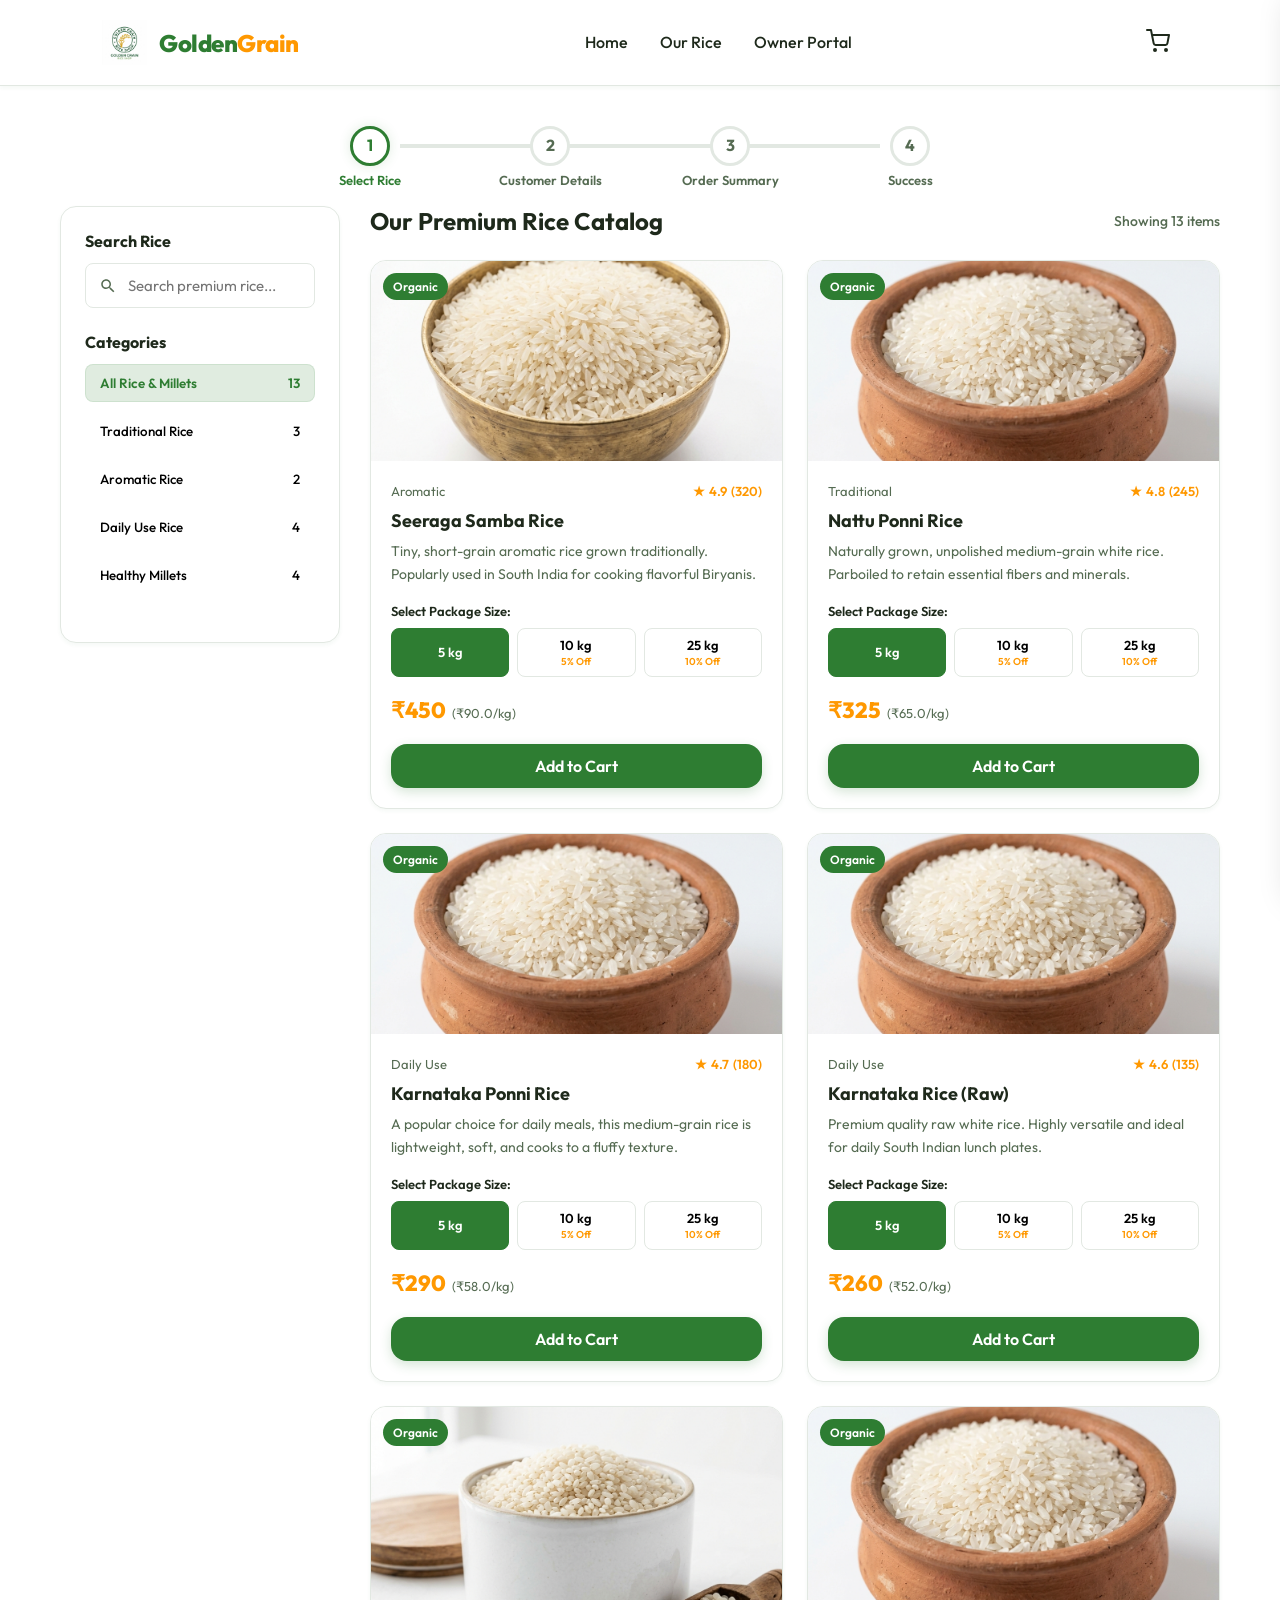
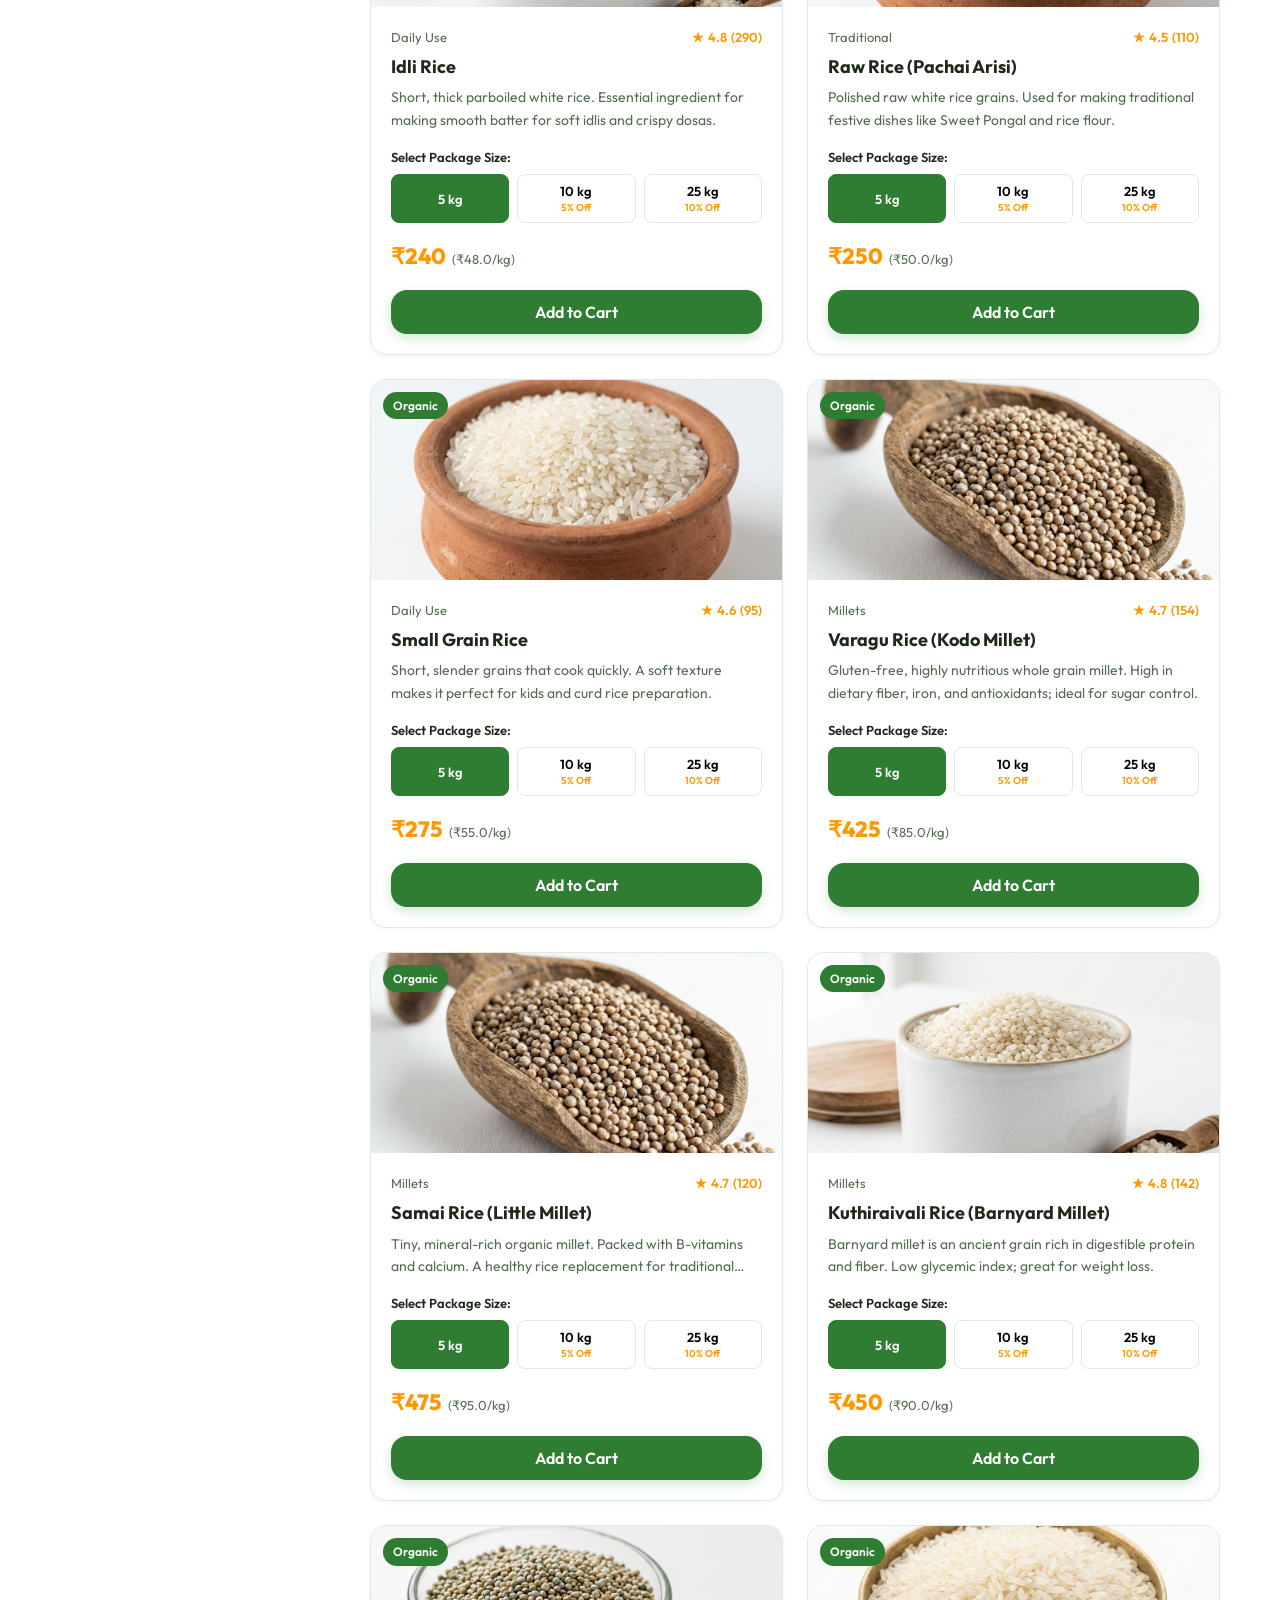
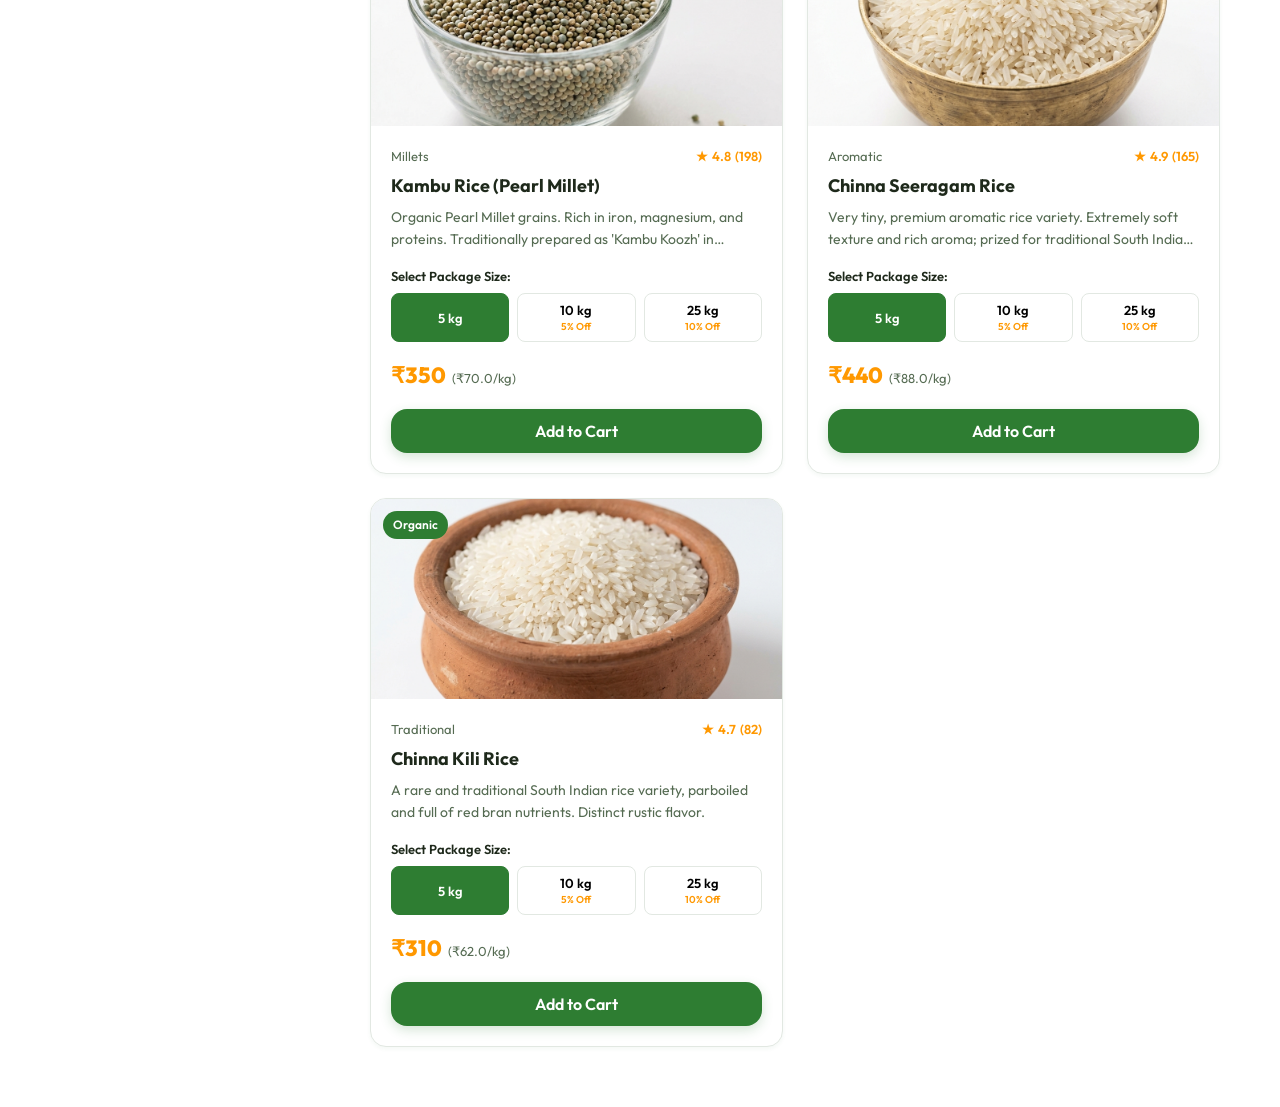
<file: files/riceshop-frontend/customer/select-rice.html>
<!DOCTYPE html>
<html lang="en">
<head>
    <meta charset="UTF-8">
    <meta name="viewport" content="width=device-width, initial-scale=1.0">
    <title>Select Rice - Golden Grain Rice Shop</title>
    <!-- CSS imports -->
    <link rel="stylesheet" href="../css/style.css">
    <link rel="stylesheet" href="../css/customer.css">
</head>
<body>

    <!-- Header Navbar -->
    <header class="navbar">
        <a href="../index.html" class="logo-container" id="nav-logo-link">
            <img src="../assets/logo.png" alt="Golden Grain Logo" class="logo-img">
            <h1 class="logo-text">Golden<span>Grain</span></h1>
        </a>
        <nav>
            <ul class="nav-links">
                <li><a href="../index.html">Home</a></li>
                <li><a href="select-rice.html">Our Rice</a></li>
                <li><a href="../owner/login.html">Owner Portal</a></li>
            </ul>
        </nav>
        <div class="nav-actions">
            <!-- Cart Icon Toggle Button -->
            <button class="btn-icon" id="cart-toggle-btn" title="View Cart">
                <svg xmlns="http://www.w3.org/2000/svg" width="24" height="24" viewBox="0 0 24 24" fill="none" stroke="currentColor" stroke-width="2" stroke-linecap="round" stroke-linejoin="round">
                    <circle cx="9" cy="21" r="1"></circle>
                    <circle cx="20" cy="21" r="1"></circle>
                    <path d="M1 1h4l2.68 13.39a2 2 0 0 0 2 1.61h9.72a2 2 0 0 0 2-1.61L23 6H6"></path>
                </svg>
                <span class="badge" id="cart-badge-count" style="display: none;">0</span>
            </button>
        </div>
    </header>

    <!-- Main Container -->
    <main class="container">
        
        <!-- Progress Tracker -->
        <div class="progress-container">
            <div class="progress-line">
                <div class="progress-line-fill" style="width: 0%;"></div>
            </div>
            <div class="progress-step active">
                1
                <div class="progress-step-label">Select Rice</div>
            </div>
            <div class="progress-step">
                2
                <div class="progress-step-label">Customer Details</div>
            </div>
            <div class="progress-step">
                3
                <div class="progress-step-label">Order Summary</div>
            </div>
            <div class="progress-step">
                4
                <div class="progress-step-label">Success</div>
            </div>
        </div>

        <!-- Shop Layout -->
        <div class="shop-layout">
            <!-- Sidebar: Search and Category Filters -->
            <aside class="filter-sidebar">
                <div class="filter-section">
                    <h4>Search Rice</h4>
                    <div class="search-wrapper">
                        <!-- Search Icon -->
                        <svg class="search-icon-svg" viewBox="0 0 24 24">
                            <path d="M15.5 14h-.79l-.28-.27C15.41 12.59 16 11.11 16 9.5 16 5.91 13.09 3 9.5 3S3 5.91 3 9.5 5.91 16 9.5 16c1.61 0 3.09-.59 4.23-1.57l.27.28v.79l5 4.99L20.49 19l-4.99-5zm-6 0C7.01 14 5 11.99 5 9.5S7.01 5 9.5 5 14 7.01 14 9.5 11.99 14 9.5 14z"/>
                        </svg>
                        <input type="text" id="search-input" class="search-input" placeholder="Search premium rice...">
                    </div>
                </div>

                <div class="filter-section">
                    <h4>Categories</h4>
                    <div class="filter-options" id="category-filters-container">
                        <button class="filter-btn active" data-category="all">
                            <span>All Rice & Millets</span>
                            <span class="count-badge" id="count-all">0</span>
                        </button>
                        <button class="filter-btn" data-category="Traditional">
                            <span>Traditional Rice</span>
                            <span class="count-badge" id="count-traditional">0</span>
                        </button>
                        <button class="filter-btn" data-category="Aromatic">
                            <span>Aromatic Rice</span>
                            <span class="count-badge" id="count-aromatic">0</span>
                        </button>
                        <button class="filter-btn" data-category="Daily Use">
                            <span>Daily Use Rice</span>
                            <span class="count-badge" id="count-daily">0</span>
                        </button>
                        <button class="filter-btn" data-category="Millets">
                            <span>Healthy Millets</span>
                            <span class="count-badge" id="count-millets">0</span>
                        </button>
                    </div>
                </div>
            </aside>

            <!-- Main Catalog Grid -->
            <section>
                <div style="display: flex; justify-content: space-between; align-items: center; margin-bottom: 24px;">
                    <h2 id="catalog-title">Our Premium Rice Catalog</h2>
                    <span id="results-count" style="color: var(--text-muted); font-size: 14px; font-weight: 500;">Showing 5 items</span>
                </div>
                <div class="products-grid" id="products-grid-container">
                    <!-- Product Cards will be rendered dynamically by JavaScript -->
                </div>
            </section>
        </div>

    </main>

    <!-- Cart Sidebar Drawer -->
    <div class="cart-backdrop" id="cart-backdrop"></div>
    <div class="cart-sidebar" id="cart-sidebar">
        <div class="cart-header">
            <h3>Shopping Cart (<span id="cart-total-count">0</span>)</h3>
            <button class="cart-close" id="cart-close-btn">&times;</button>
        </div>
        
        <!-- Cart Items List -->
        <div class="cart-items-container" id="cart-items-container">
            <!-- Dynamically populated -->
        </div>

        <!-- Cart Footer / Totals -->
        <div class="cart-footer">
            <div class="cart-summary-line">
                <span>Subtotal</span>
                <span id="cart-subtotal">₹0</span>
            </div>
            <div class="cart-summary-line">
                <span>Estimated Shipping</span>
                <span id="cart-shipping" style="color: var(--primary);">FREE</span>
            </div>
            <div class="cart-summary-line total">
                <span>Total Amount</span>
                <span id="cart-grandtotal">₹0</span>
            </div>
            <button class="btn btn-primary" id="checkout-btn" style="width: 100%; margin-top: 16px; padding: 14px;">Proceed to Delivery Details</button>
        </div>
    </div>

    <!-- Scripts -->
    <script src="../js/common.js"></script>
    <script src="../js/select-rice.js"></script>
</body>
</html>
</file>
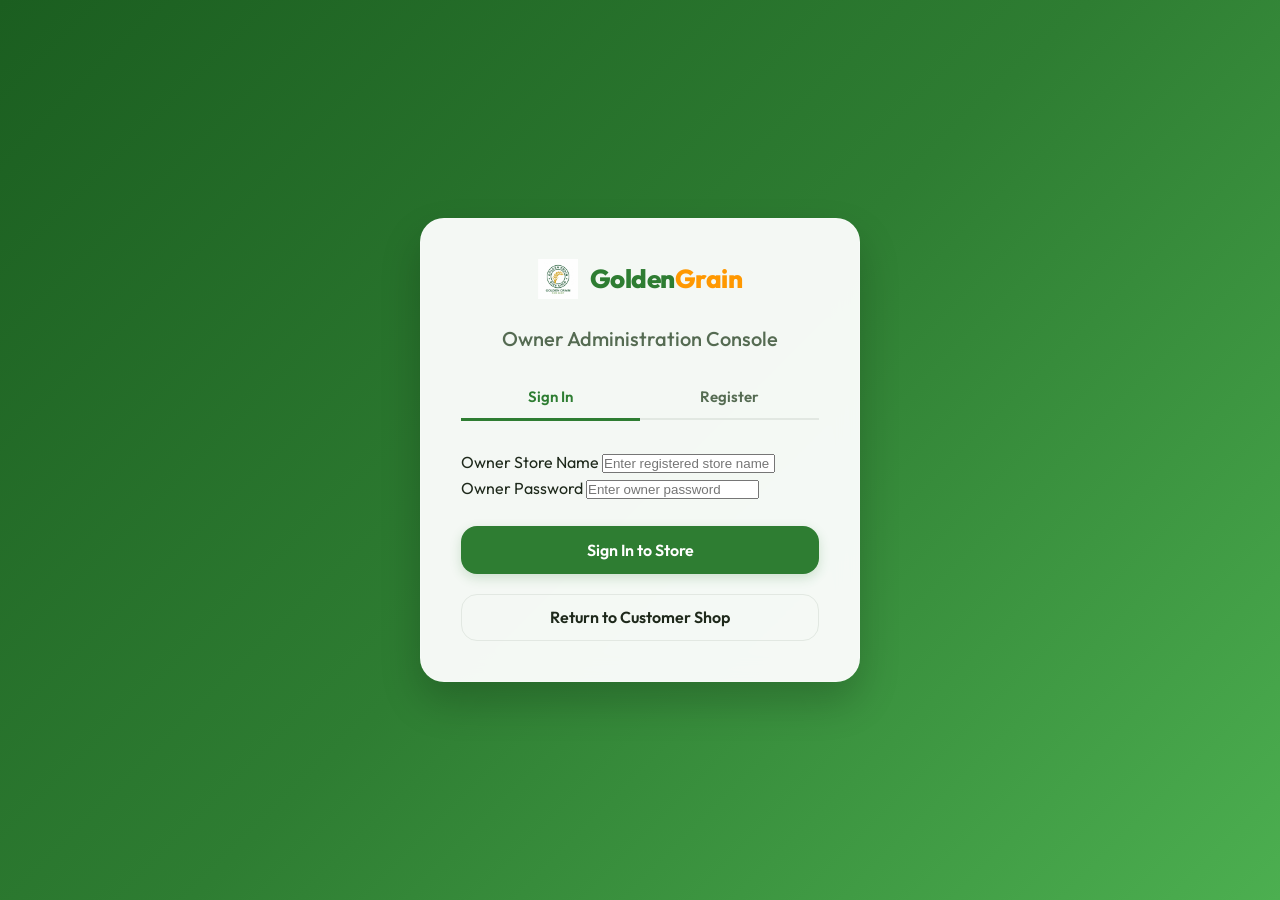
<file: files/riceshop-frontend/owner/dashboard.html>
<!DOCTYPE html>
<html lang="en">
<head>
    <meta charset="UTF-8">
    <meta name="viewport" content="width=device-width, initial-scale=1.0">
    <title>Owner Dashboard - Golden Grain Rice Shop</title>
    <!-- CSS imports -->
    <link rel="stylesheet" href="../css/style.css">
    <link rel="stylesheet" href="../css/owner.css">
</head>
<body>

    <div class="dashboard-layout">
        <!-- Sidebar Navigation -->
        <aside class="owner-sidebar">
            <a href="../index.html" class="logo-container" style="padding-bottom: 20px; border-bottom: 1px solid rgba(255,255,255,0.1);">
                <img src="../assets/logo.png" alt="Golden Grain Logo" class="logo-img" style="height: 40px;">
                <h1 class="logo-text">Golden<span>Grain</span></h1>
            </a>
            
            <ul class="owner-sidebar-menu">
                <li class="owner-menu-item active">
                    <a href="dashboard.html">
                        <span>📊</span> Dashboard Overview
                    </a>
                </li>
                <li class="owner-menu-item">
                    <a href="../customer/select-rice.html" target="_blank">
                        <span>🛍️</span> Customer Storefront
                    </a>
                </li>
                <li class="owner-menu-item logout" id="admin-logout-btn">
                    <a href="#">
                        <span>🚪</span> Log Out
                    </a>
                </li>
            </ul>
        </aside>

        <!-- Main Dashboard View -->
        <main class="owner-content">
            <!-- Header bar -->
            <header class="owner-header">
                <div class="owner-welcome">
                    <h1 id="welcome-store-name">Dashboard Overview</h1>
                    <p id="current-date-text">Friday, July 3, 2026</p>
                </div>
                <div style="display: flex; align-items: center; gap: 20px;">
                    <div class="owner-profile">
                        <div class="owner-avatar" id="header-avatar">A</div>
                        <div style="text-align: left;">
                            <div id="header-store-name" style="font-weight: 700; font-size: 15px; line-height: 1.2; color: var(--text-dark);">System Administrator</div>
                            <div id="header-owner-name" style="font-size: 12px; color: var(--text-muted); font-weight: 500;">Owner Access</div>
                        </div>
                    </div>
                    <!-- Header Logout Button -->
                    <button class="btn btn-outline" id="header-logout-btn" style="padding: 8px 16px; font-size: 13.5px; border-color: rgba(211, 47, 47, 0.3); color: #C62828;">
                        🚪 Log Out
                    </button>
                </div>
            </header>

            <!-- Stats Widgets Grid -->
            <section class="stats-grid">
                <!-- Total Sales Widget -->
                <div class="stat-card sales">
                    <div class="stat-header">
                        <span>TOTAL REVENUE</span>
                        <div class="stat-icon">💰</div>
                    </div>
                    <div class="stat-value" id="stats-total-revenue">₹0</div>
                </div>

                <!-- Total Orders Widget -->
                <div class="stat-card orders">
                    <div class="stat-header">
                        <span>TOTAL ORDERS</span>
                        <div class="stat-icon">📦</div>
                    </div>
                    <div class="stat-value" id="stats-total-orders">0</div>
                </div>

                <!-- Pending Deliveries Widget -->
                <div class="stat-card pending">
                    <div class="stat-header">
                        <span>PENDING SHIPPINGS</span>
                        <div class="stat-icon">⏳</div>
                    </div>
                    <div class="stat-value" id="stats-pending-deliveries">0</div>
                </div>

                <!-- Average Basket Widget -->
                <div class="stat-card average">
                    <div class="stat-header">
                        <span>AVG ORDER VALUE</span>
                        <div class="stat-icon">📈</div>
                    </div>
                    <div class="stat-value" id="stats-avg-order-value">₹0</div>
                </div>
            </section>

            <!-- Orders Table Section -->
            <section class="dashboard-card">
                <div class="dashboard-card-header">
                    <h3>Recent Customer Orders</h3>
                    
                    <!-- Search & Filter Actions -->
                    <div class="dashboard-actions">
                        <div class="search-wrapper" style="width: 240px;">
                            <svg class="search-icon-svg" viewBox="0 0 24 24">
                                <path d="M15.5 14h-.79l-.28-.27C15.41 12.59 16 11.11 16 9.5 16 5.91 13.09 3 9.5 3S3 5.91 3 9.5 5.91 16 9.5 16c1.61 0 3.09-.59 4.23-1.57l.27.28v.79l5 4.99L20.49 19l-4.99-5zm-6 0C7.01 14 5 11.99 5 9.5S7.01 5 9.5 5 14 7.01 14 9.5 11.99 14 9.5 14z"/>
                            </svg>
                            <input type="text" id="order-search-input" class="search-input" placeholder="Search order ID / Name..." style="padding-top: 8px; padding-bottom: 8px;">
                        </div>
                        
                        <!-- Status quick-filter dropdown -->
                        <select class="status-dropdown" id="order-status-filter" style="width: 140px; margin-bottom: 0; padding: 8px 12px; font-size: 14px;">
                            <option value="All">All Statuses</option>
                            <option value="Pending">Pending</option>
                            <option value="Packing">Packing</option>
                            <option value="Shipped">Shipped</option>
                            <option value="Delivered">Delivered</option>
                            <option value="Cancelled">Cancelled</option>
                        </select>
                    </div>
                </div>

                <!-- Responsive Table Wrapper -->
                <div class="table-responsive">
                    <table class="orders-table">
                        <thead>
                            <tr>
                                <th>Order ID</th>
                                <th>Date & Time</th>
                                <th>Customer Details</th>
                                <th>Items Ordered</th>
                                <th style="text-align: right;">Total Paid</th>
                                <th>Status</th>
                                <th style="text-align: center;">Actions</th>
                            </tr>
                        </thead>
                        <tbody id="orders-table-rows">
                            <!-- Populated dynamically via JS -->
                        </tbody>
                    </table>
                </div>
            </section>
        </main>
    </div>

    <!-- Scripts -->
    <script src="../js/common.js"></script>
    <script src="../js/dashboard.js"></script>
</body>
</html>
</file>
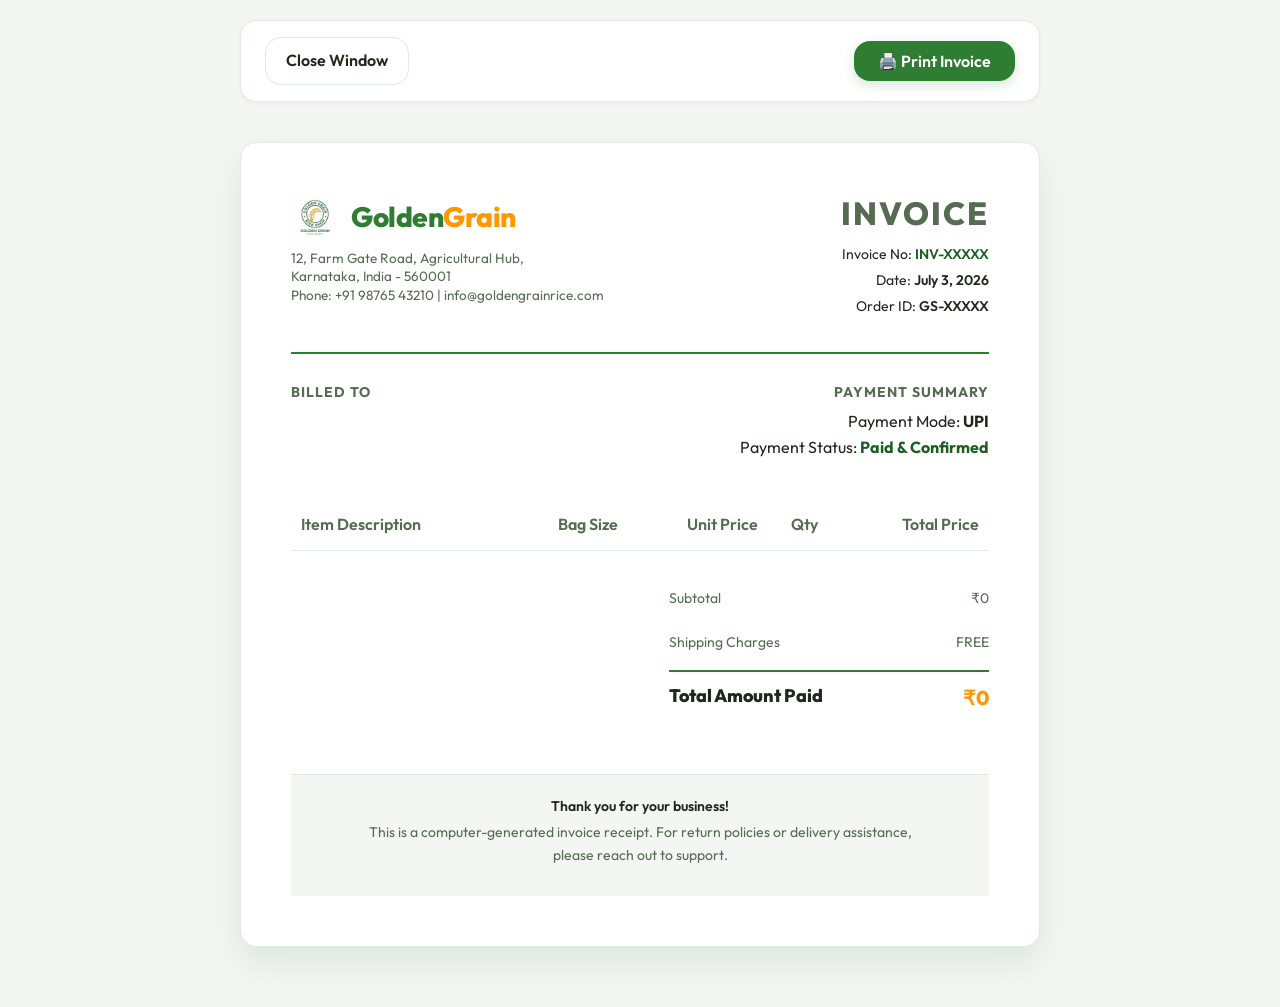
<file: files/riceshop-frontend/owner/invoice.html>
<!DOCTYPE html>
<html lang="en">
<head>
    <meta charset="UTF-8">
    <meta name="viewport" content="width=device-width, initial-scale=1.0">
    <title>Invoice Receipt - Golden Grain Rice Shop</title>
    <!-- CSS imports -->
    <link rel="stylesheet" href="../css/style.css">
    <link rel="stylesheet" href="../css/owner.css">
    <link rel="stylesheet" href="../css/print.css" media="print">
    <style>
        /* Extra styling for display preview mode */
        body {
            background-color: var(--bg-light);
            padding: 20px;
        }
        
        .invoice-preview-wrapper {
            max-width: 800px;
            margin: 0 auto;
        }

        .invoice-actions-bar {
            display: flex;
            justify-content: space-between;
            align-items: center;
            max-width: 800px;
            margin: 0 auto 20px auto;
            background-color: var(--white);
            padding: 16px 24px;
            border-radius: var(--radius-md);
            border: 1px solid var(--border-color);
            box-shadow: var(--shadow-sm);
        }
    </style>
</head>
<body>

    <div class="invoice-preview-wrapper">
        <!-- Floating Actions Bar (Hidden during printing via print.css) -->
        <div class="invoice-actions-bar">
            <a href="javascript:window.close();" class="btn btn-outline" style="padding: 10px 20px;">
                Close Window
            </a>
            <div style="display: flex; gap: 10px;">
                <button onclick="window.print();" class="btn btn-primary" style="padding: 10px 24px;">
                    🖨️ Print Invoice
                </button>
            </div>
        </div>

        <!-- Printable Invoice Container -->
        <main class="invoice-container" id="printable-invoice">
            <!-- Header Block -->
            <header class="invoice-header">
                <div class="invoice-from">
                    <div class="logo-container" style="margin-bottom: 8px;">
                        <img src="../assets/logo.png" alt="Golden Grain Logo" class="logo-img" style="height: 48px;">
                        <h2 class="logo-text" style="font-size: 28px;">Golden<span>Grain</span></h2>
                    </div>
                    <p style="font-size: 13.5px; color: var(--text-muted); line-height: 1.4;">
                        12, Farm Gate Road, Agricultural Hub,<br>
                        Karnataka, India - 560001<br>
                        Phone: +91 98765 43210 | info@goldengrainrice.com
                    </p>
                </div>
                <div class="invoice-meta-info">
                    <h1 class="invoice-title">Invoice</h1>
                    <p>Invoice No: <span id="invoice-no-val" style="color: var(--primary-dark);">INV-XXXXX</span></p>
                    <p>Date: <span id="invoice-date-val">July 3, 2026</span></p>
                    <p>Order ID: <span id="invoice-order-id-val">GS-XXXXX</span></p>
                </div>
            </header>

            <!-- Invoice Details Grid -->
            <section class="invoice-details-grid">
                <div>
                    <h3 style="font-size: 14px; color: var(--text-muted); text-transform: uppercase; letter-spacing: 1px; margin-bottom: 8px; font-weight: 700;">Billed To</h3>
                    <p id="inv-cust-name" style="font-weight: 700; font-size: 16px; margin-bottom: 4px;"></p>
                    <p id="inv-cust-phone" style="font-weight: 600; margin-bottom: 4px;"></p>
                    <p id="inv-cust-address" style="font-size: 14px; color: var(--text-muted); line-height: 1.4;"></p>
                </div>
                <div style="text-align: right;">
                    <h3 style="font-size: 14px; color: var(--text-muted); text-transform: uppercase; letter-spacing: 1px; margin-bottom: 8px; font-weight: 700;">Payment Summary</h3>
                    <p>Payment Mode: <strong id="inv-payment-method">UPI</strong></p>
                    <p>Payment Status: <strong style="color: var(--primary-dark);">Paid & Confirmed</strong></p>
                </div>
            </section>

            <!-- Invoice Item Table -->
            <table class="order-details-items-table" style="margin-bottom: 30px;">
                <thead>
                    <tr>
                        <th style="padding: 12px 10px;">Item Description</th>
                        <th style="padding: 12px 10px; text-align: right;">Bag Size</th>
                        <th style="padding: 12px 10px; text-align: right;">Unit Price</th>
                        <th style="padding: 12px 10px; text-align: center;">Qty</th>
                        <th style="padding: 12px 10px; text-align: right;">Total Price</th>
                    </tr>
                </thead>
                <tbody id="invoice-items-rows">
                    <!-- Populated dynamically via JS -->
                </tbody>
            </table>

            <!-- Invoice Summary Totals -->
            <div class="order-details-totals" style="width: 320px; margin-left: auto;">
                <div class="order-details-totals-line" style="padding: 6px 0;">
                    <span>Subtotal</span>
                    <span id="invoice-subtotal">₹0</span>
                </div>
                <div class="order-details-totals-line" id="invoice-discount-row" style="display: none; padding: 6px 0;">
                    <span>Promo Discount (<span id="invoice-coupon-code">None</span>)</span>
                    <span id="invoice-discount-amount" style="color: #D32F2F;">-₹0</span>
                </div>
                <div class="order-details-totals-line" style="padding: 6px 0;">
                    <span>Shipping Charges</span>
                    <span id="invoice-shipping">FREE</span>
                </div>
                <div class="order-details-totals-line grand" style="padding: 10px 0; border-top: 2px solid var(--primary);">
                    <span>Total Amount Paid</span>
                    <span id="invoice-total" style="font-size: 20px; font-weight: 800; color: var(--accent-dark);">₹0</span>
                </div>
            </div>

            <!-- Footer Message -->
            <footer class="invoice-footer">
                <p style="font-weight: 600; color: var(--text-dark); margin-bottom: 4px;">Thank you for your business!</p>
                <p>This is a computer-generated invoice receipt. For return policies or delivery assistance, please reach out to support.</p>
            </footer>
        </main>
    </div>

    <!-- Scripts -->
    <script src="../js/common.js"></script>
    <script src="../js/invoice.js"></script>
</body>
</html>
</file>
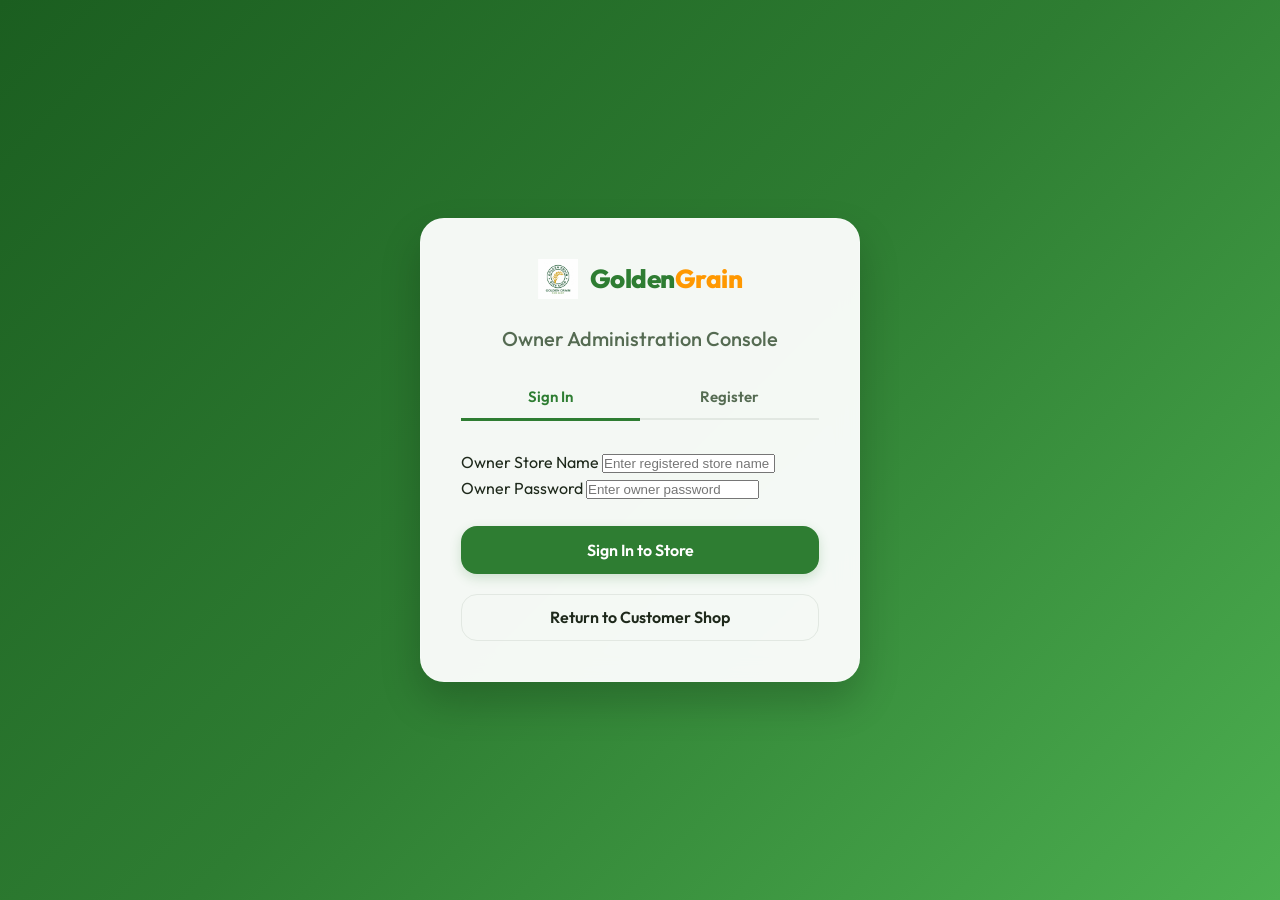
<file: files/riceshop-frontend/owner/login.html>
<!DOCTYPE html>
<html lang="en">
<head>
    <meta charset="UTF-8">
    <meta name="viewport" content="width=device-width, initial-scale=1.0">
    <title>Store Admin Access - Golden Grain Rice Shop</title>
    <!-- CSS imports -->
    <link rel="stylesheet" href="../css/style.css">
    <link rel="stylesheet" href="../css/owner.css">
    <style>
        /* Tab switcher styles */
        .login-tabs {
            display: flex;
            border-bottom: 2px solid var(--border-color);
            margin-bottom: 30px;
        }

        .login-tab-btn {
            flex: 1;
            padding: 12px;
            background: none;
            border: none;
            font-family: var(--font);
            font-size: 15px;
            font-weight: 600;
            cursor: pointer;
            color: var(--text-muted);
            transition: var(--transition);
            text-align: center;
        }

        .login-tab-btn:hover {
            color: var(--primary);
        }

        .login-tab-btn.active {
            color: var(--primary);
            border-bottom: 3px solid var(--primary);
            margin-bottom: -2.5px;
        }

        /* Form display logic */
        .auth-form-panel {
            display: none;
            animation: fadeIn 0.4s ease;
        }

        .auth-form-panel.active {
            display: block;
        }

        @keyframes fadeIn {
            from { opacity: 0; transform: translateY(5px); }
            to { opacity: 1; transform: translateY(0); }
        }
    </style>
</head>
<body class="login-body">

    <!-- Glassmorphic login box -->
    <main class="login-card">
        <div class="login-logo">
            <img src="../assets/logo.png" alt="Golden Grain Logo" class="logo-img" style="height: 40px;">
            <h2 class="logo-text" style="color: var(--primary);">Golden<span>Grain</span></h2>
        </div>
        <p class="login-title" style="margin-bottom: 20px;">Owner Administration Console</p>

        <!-- Tab switches -->
        <div class="login-tabs">
            <button class="login-tab-btn active" id="tab-login-trigger" data-target="login-panel">Sign In</button>
            <button class="login-tab-btn" id="tab-register-trigger" data-target="register-panel">Register</button>
        </div>

        <!-- Notification banner for errors -->
        <div class="login-error-msg" id="auth-error-banner"></div>

        <!-- Success Notification banner for registration -->
        <div class="login-error-msg" id="auth-success-banner" style="background-color: rgba(46, 125, 50, 0.1); color: var(--primary-dark); border-color: rgba(46, 125, 50, 0.2);">
            <strong>Registration Successful!</strong> You can now log in using your Store Name and Password.
        </div>

        <!-- PANEL 1: Login Form -->
        <div class="auth-form-panel active" id="login-panel">
            <form id="owner-login-form">
                <div class="form-group" style="text-align: left;">
                    <label for="login-store-name">Owner Store Name</label>
                    <input type="text" id="login-store-name" class="form-control" placeholder="Enter registered store name" required autocomplete="username">
                </div>

                <div class="form-group" style="text-align: left; margin-bottom: 24px;">
                    <label for="login-password">Owner Password</label>
                    <input type="password" id="login-password" class="form-control" placeholder="Enter owner password" required autocomplete="current-password">
                </div>

                <button type="submit" class="btn btn-primary" style="width: 100%; padding: 14px; margin-bottom: 20px;">Sign In to Store</button>
            </form>
        </div>

        <!-- PANEL 2: Registration Form -->
        <div class="auth-form-panel" id="register-panel">
            <form id="owner-register-form">
                <div class="form-group" style="text-align: left;">
                    <label for="register-name">Owner Name *</label>
                    <input type="text" id="register-name" class="form-control" placeholder="Enter owner full name" required>
                </div>

                <div class="form-group" style="text-align: left;">
                    <label for="register-store-name">Owner Store Name *</label>
                    <input type="text" id="register-store-name" class="form-control" placeholder="Enter store name (e.g. Arul Organics)" required>
                </div>

                <div class="form-group" style="text-align: left; margin-bottom: 24px;">
                    <label for="register-password">Owner Password *</label>
                    <input type="password" id="register-password" class="form-control" placeholder="Set password for your console" required autocomplete="new-password">
                </div>

                <button type="submit" class="btn btn-primary" style="width: 100%; padding: 14px; margin-bottom: 20px;">Register Store Owner</button>
            </form>
        </div>

        <a href="../index.html" class="btn btn-outline" style="width: 100%; padding: 10px;">Return to Customer Shop</a>
    </main>

    <!-- Scripts -->
    <script src="../js/common.js"></script>
    <script src="../js/login.js"></script>
</body>
</html>
</file>
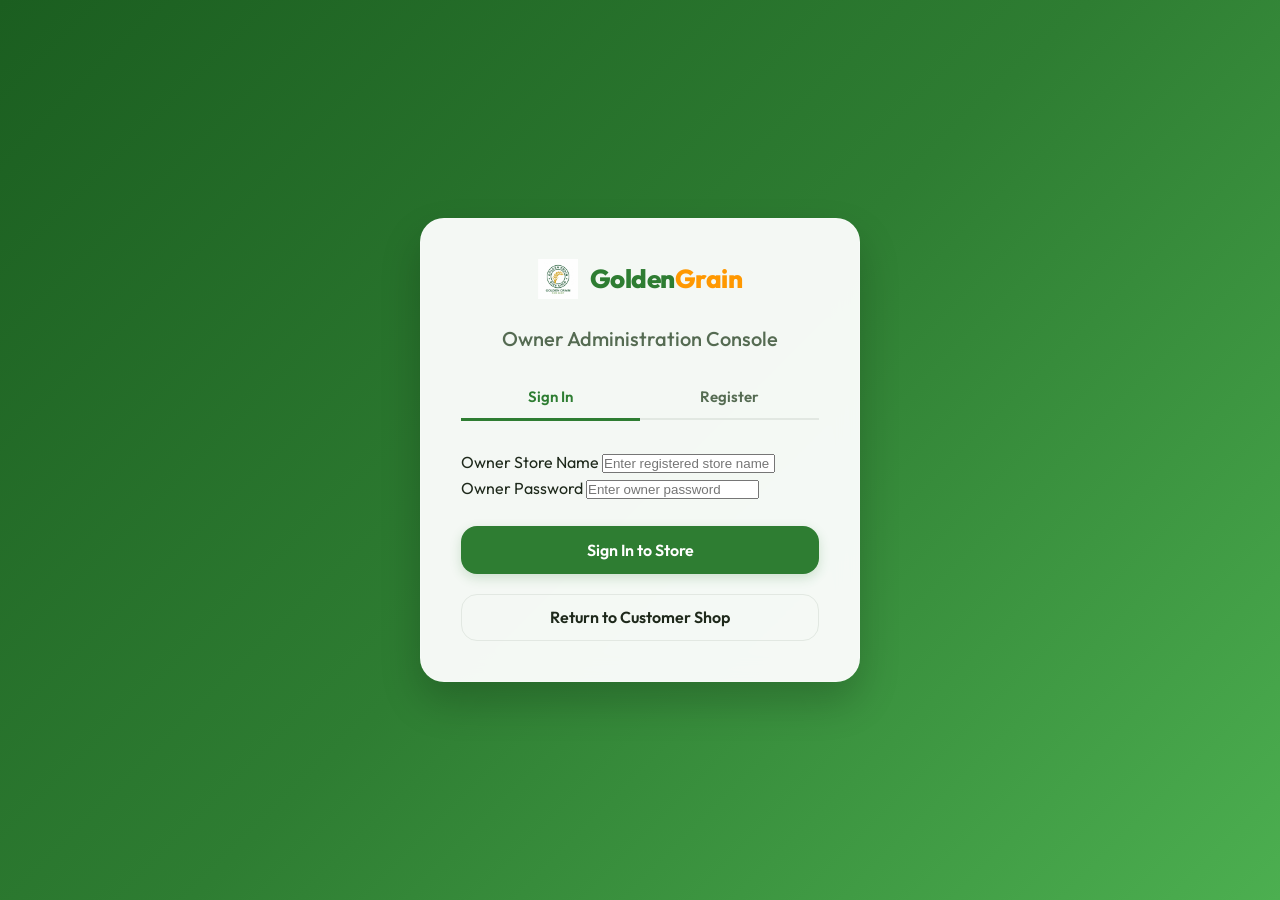
<file: files/riceshop-frontend/owner/order-details.html>
<!DOCTYPE html>
<html lang="en">
<head>
    <meta charset="UTF-8">
    <meta name="viewport" content="width=device-width, initial-scale=1.0">
    <title>Manage Order - Golden Grain Rice Shop</title>
    <!-- CSS imports -->
    <link rel="stylesheet" href="../css/style.css">
    <link rel="stylesheet" href="../css/owner.css">
</head>
<body>

    <div class="dashboard-layout">
        <!-- Sidebar Navigation -->
        <aside class="owner-sidebar">
            <a href="../index.html" class="logo-container" style="padding-bottom: 20px; border-bottom: 1px solid rgba(255,255,255,0.1);">
                <img src="../assets/logo.png" alt="Golden Grain Logo" class="logo-img" style="height: 40px;">
                <h1 class="logo-text">Golden<span>Grain</span></h1>
            </a>
            
            <ul class="owner-sidebar-menu">
                <li class="owner-menu-item active">
                    <a href="dashboard.html">
                        <span>📊</span> Dashboard Overview
                    </a>
                </li>
                <li class="owner-menu-item">
                    <a href="../customer/select-rice.html" target="_blank">
                        <span>🛍️</span> Customer Storefront
                    </a>
                </li>
                <li class="owner-menu-item logout" id="admin-logout-btn">
                    <a href="#">
                        <span>🚪</span> Log Out
                    </a>
                </li>
            </ul>
        </aside>

        <!-- Main Content Area -->
        <main class="owner-content">
            <!-- Top Profile Bar with Logout (Ensures customers cannot access or remain on the page) -->
            <div style="display: flex; justify-content: flex-end; align-items: center; gap: 20px; margin-bottom: 20px; border-bottom: 1px solid var(--border-color); padding-bottom: 15px;">
                <div class="owner-profile">
                    <div class="owner-avatar" id="header-avatar">A</div>
                    <div style="text-align: left;">
                        <div id="header-store-name" style="font-weight: 700; font-size: 15px; line-height: 1.2; color: var(--text-dark);">System Administrator</div>
                        <div id="header-owner-name" style="font-size: 12px; color: var(--text-muted); font-weight: 500;">Owner Access</div>
                    </div>
                </div>
                <!-- Header Logout Button -->
                <button class="btn btn-outline" id="header-logout-btn" style="padding: 8px 16px; font-size: 13.5px; border-color: rgba(211, 47, 47, 0.3); color: #C62828;">
                    🚪 Log Out
                </button>
            </div>

            <!-- Header back button -->
            <header class="owner-header" style="flex-direction: column; align-items: flex-start; gap: 8px; margin-bottom: 30px;">
                <a href="dashboard.html" style="font-size: 14px; font-weight: 600; color: var(--primary); display: flex; align-items: center; gap: 4px;">
                    &larr; Back to Dashboard Overview
                </a>
                <div style="display: flex; width: 100%; justify-content: space-between; align-items: center; margin-top: 8px;">
                    <h1 id="order-details-title" style="font-size: 28px;">Order Details: GS-XXXXX</h1>
                    <span class="status-badge" id="order-details-status-badge" style="font-size: 14px; padding: 6px 16px;">Pending</span>
                </div>
                <p id="order-details-date" style="color: var(--text-muted); font-size: 14px; margin-top: -4px;">Placed on: July 3, 2026</p>
            </header>

            <!-- Order Details Grid Layout -->
            <div class="order-details-layout">
                
                <!-- Left Main Section: Ordered items & totals -->
                <section>
                    <!-- Items Card -->
                    <div class="order-details-card">
                        <h3>Items Ordered</h3>
                        <div class="table-responsive">
                            <table class="order-details-items-table">
                                <thead>
                                    <tr>
                                        <th>Rice Variety</th>
                                        <th>Bag Size</th>
                                        <th>Unit Price</th>
                                        <th style="text-align: center;">Qty</th>
                                        <th style="text-align: right;">Total Price</th>
                                    </tr>
                                </thead>
                                <tbody id="order-details-items-rows">
                                    <!-- Populated dynamically via JS -->
                                </tbody>
                            </table>
                        </div>
                    </div>

                    <!-- Payment Summary Card -->
                    <div class="order-details-card">
                        <h3>Payment Breakdown</h3>
                        <div class="order-details-totals">
                            <div class="order-details-totals-line">
                                <span>Cart Subtotal</span>
                                <span id="details-subtotal">₹0</span>
                            </div>
                            <div class="order-details-totals-line" id="details-discount-row" style="display: none;">
                                <span>Promo Discount (<span id="details-discount-coupon">None</span>)</span>
                                <span id="details-discount-amount" style="color: #D32F2F;">-₹0</span>
                            </div>
                            <div class="order-details-totals-line">
                                <span>Shipping Fee</span>
                                <span id="details-shipping">FREE</span>
                            </div>
                            <div class="order-details-totals-line grand">
                                <span>Total Paid</span>
                                <span id="details-total">₹0</span>
                            </div>
                        </div>
                    </div>
                </section>

                <!-- Right Sidebar Section: Status controls & Customer Info -->
                <aside style="display: flex; flex-direction: column; gap: 24px;">
                    
                    <!-- Action Box: Update Order Status -->
                    <div class="action-box">
                        <h3 style="font-size: 16px; margin-bottom: 12px; font-weight: 700;">Update Status</h3>
                        <label for="status-select" style="font-size: 12px; color: var(--text-muted); display: block; margin-bottom: 6px;">Modify order dispatch state:</label>
                        <select class="status-dropdown" id="status-select">
                            <option value="Pending">Pending</option>
                            <option value="Packing">Packing</option>
                            <option value="Shipped">Shipped</option>
                            <option value="Delivered">Delivered</option>
                            <option value="Cancelled">Cancelled</option>
                        </select>
                        <button class="btn btn-primary" id="update-status-btn" style="width: 100%; padding: 12px;">Save Status Changes</button>
                    </div>

                    <!-- Customer Info Box -->
                    <div class="action-box">
                        <h3 style="font-size: 16px; margin-bottom: 12px; font-weight: 700; border-bottom: 1px solid var(--border-color); padding-bottom: 8px;">Customer Info</h3>
                        <div style="display: flex; flex-direction: column; gap: 14px; font-size: 14px;">
                            <div>
                                <span style="font-weight: 600; color: var(--text-muted); font-size: 12px; display: block;">NAME</span>
                                <span id="cust-name-val" style="font-weight: 600;">Rahul Sharma</span>
                            </div>
                            <div>
                                <span style="font-weight: 600; color: var(--text-muted); font-size: 12px; display: block;">CONTACT NUMBER</span>
                                <span id="cust-phone-val" style="font-weight: 600;">9876543210</span>
                            </div>
                            <div>
                                <span style="font-weight: 600; color: var(--text-muted); font-size: 12px; display: block;">PAYMENT MODE</span>
                                <span id="cust-payment-val" style="font-weight: 600;">UPI</span>
                            </div>
                            <div>
                                <span style="font-weight: 600; color: var(--text-muted); font-size: 12px; display: block;">DELIVERY ADDRESS</span>
                                <span id="cust-address-val" style="line-height: 1.4;">Flat 402, Green Glen Heights, HSR Layout, Bangalore - 560102</span>
                            </div>
                        </div>
                    </div>

                    <!-- Invoice Action Box -->
                    <div class="action-box" style="text-align: center; background-color: var(--primary-glow); border-color: rgba(46, 125, 50, 0.2);">
                        <p style="font-size: 13.5px; margin-bottom: 12px; font-weight: 500;">Ready to package this order? Print the official invoice receipt.</p>
                        <a id="generate-invoice-link" href="#" target="_blank" class="btn btn-primary" style="width: 100%; padding: 12px;">Generate Print Invoice</a>
                    </div>

                </aside>

            </div>
        </main>
    </div>

    <!-- Scripts -->
    <script src="../js/common.js"></script>
    <script src="../js/order-details.js"></script>
</body>
</html>
</file>
<file: files/riceshop-frontend/css/style.css>
/* Global Stylesheet for Golden Grain Rice Shop */

@import url('https://fonts.googleapis.com/css2?family=Outfit:wght@300;400;500;600;700;800&display=swap');

:root {
    --primary: #2E7D32;
    --primary-light: #4CAF50;
    --primary-dark: #1B5E20;
    --primary-glow: rgba(46, 125, 50, 0.15);
    --accent: #FFC107;
    --accent-dark: #FF9800;
    --white: #FFFFFF;
    --bg-light: #F4F6F4;
    --bg-card: #FFFFFF;
    --text-dark: #1E291B;
    --text-muted: #556B52;
    --border-color: #E2E8E2;
    --shadow-sm: 0 2px 4px rgba(46, 125, 50, 0.05);
    --shadow-md: 0 8px 16px rgba(46, 125, 50, 0.08);
    --shadow-lg: 0 16px 32px rgba(46, 125, 50, 0.12);
    --radius-sm: 8px;
    --radius-md: 16px;
    --radius-lg: 24px;
    --transition: all 0.3s cubic-bezier(0.4, 0, 0.2, 1);
    --font: 'Outfit', sans-serif;
}

* {
    box-sizing: border-box;
    margin: 0;
    padding: 0;
}

body {
    font-family: var(--font);
    background-color: var(--white);
    color: var(--text-dark);
    line-height: 1.6;
    overflow-x: hidden;
}

/* Typography */
h1, h2, h3, h4, h5, h6 {
    font-weight: 700;
    line-height: 1.25;
    color: var(--text-dark);
}

a {
    text-decoration: none;
    color: inherit;
}

/* Header / Navbar */
.navbar {
    display: flex;
    justify-content: space-between;
    align-items: center;
    padding: 20px 8%;
    background-color: rgba(255, 255, 255, 0.9);
    backdrop-filter: blur(10px);
    border-bottom: 1px solid var(--border-color);
    position: sticky;
    top: 0;
    z-index: 1000;
    box-shadow: var(--shadow-sm);
    transition: var(--transition);
}

.logo-container {
    display: flex;
    align-items: center;
    gap: 12px;
}

.logo-img {
    height: 45px;
    width: auto;
}

.logo-text {
    font-size: 24px;
    font-weight: 800;
    color: var(--primary);
    letter-spacing: -0.5px;
}

.logo-text span {
    color: var(--accent-dark);
}

.nav-links {
    display: flex;
    gap: 32px;
    list-style: none;
    align-items: center;
}

.nav-links a {
    font-size: 16px;
    font-weight: 500;
    color: var(--text-dark);
    transition: var(--transition);
    position: relative;
    padding: 6px 0;
}

.nav-links a::after {
    content: '';
    position: absolute;
    bottom: 0;
    left: 0;
    width: 0;
    height: 2px;
    background-color: var(--primary);
    transition: var(--transition);
}

.nav-links a:hover {
    color: var(--primary);
}

.nav-links a:hover::after {
    width: 100%;
}

.nav-actions {
    display: flex;
    align-items: center;
    gap: 20px;
}

/* Buttons */
.btn {
    display: inline-flex;
    align-items: center;
    justify-content: center;
    gap: 8px;
    padding: 12px 28px;
    border-radius: var(--radius-md);
    font-family: var(--font);
    font-size: 16px;
    font-weight: 600;
    cursor: pointer;
    transition: var(--transition);
    border: none;
    outline: none;
}

.btn-primary {
    background-color: var(--primary);
    color: var(--white);
    box-shadow: 0 4px 12px rgba(46, 125, 50, 0.2);
}

.btn-primary:hover {
    background-color: var(--primary-dark);
    transform: translateY(-2px);
    box-shadow: 0 6px 18px rgba(46, 125, 50, 0.3);
}

.btn-secondary {
    background-color: transparent;
    color: var(--primary);
    border: 2px solid var(--primary);
}

.btn-secondary:hover {
    background-color: var(--primary-glow);
    transform: translateY(-2px);
}

.btn-outline {
    background-color: transparent;
    color: var(--text-dark);
    border: 1px solid var(--border-color);
}

.btn-outline:hover {
    background-color: var(--bg-light);
    border-color: var(--text-muted);
}

.btn-large {
    padding: 16px 36px;
    font-size: 18px;
}

.btn-icon {
    position: relative;
    background: none;
    border: none;
    cursor: pointer;
    color: var(--text-dark);
    padding: 8px;
    border-radius: 50%;
    transition: var(--transition);
}

.btn-icon:hover {
    background-color: var(--bg-light);
    color: var(--primary);
}

/* Badge count for cart button */
.badge {
    position: absolute;
    top: -4px;
    right: -4px;
    background-color: var(--accent-dark);
    color: var(--white);
    font-size: 11px;
    font-weight: 700;
    width: 18px;
    height: 18px;
    border-radius: 50%;
    display: flex;
    align-items: center;
    justify-content: center;
    box-shadow: 0 2px 4px rgba(0,0,0,0.15);
}

/* Clean Cards */
.card {
    background-color: var(--bg-card);
    border-radius: var(--radius-md);
    border: 1px solid var(--border-color);
    box-shadow: var(--shadow-sm);
    transition: var(--transition);
    overflow: hidden;
}

.card:hover {
    transform: translateY(-4px);
    box-shadow: var(--shadow-md);
    border-color: rgba(46, 125, 50, 0.2);
}

/* Footer Section */
footer {
    background-color: var(--bg-light);
    padding: 60px 8% 30px 8%;
    border-top: 1px solid var(--border-color);
}

.footer-content {
    display: grid;
    grid-template-columns: 2fr 1fr 1fr 1.5fr;
    gap: 40px;
    margin-bottom: 40px;
}

.footer-brand p {
    margin-top: 15px;
    color: var(--text-muted);
    font-size: 15px;
}

.footer-links h4, .footer-contact h4 {
    margin-bottom: 20px;
    font-size: 18px;
    position: relative;
}

.footer-links h4::after {
    content: '';
    position: absolute;
    left: 0;
    bottom: -6px;
    width: 30px;
    height: 2px;
    background-color: var(--primary);
}

.footer-links ul {
    list-style: none;
}

.footer-links li {
    margin-bottom: 12px;
}

.footer-links a {
    color: var(--text-muted);
    font-size: 15px;
    transition: var(--transition);
}

.footer-links a:hover {
    color: var(--primary);
    padding-left: 5px;
}

.footer-contact p {
    color: var(--text-muted);
    font-size: 15px;
    margin-bottom: 12px;
    display: flex;
    align-items: center;
    gap: 8px;
}

.footer-bottom {
    display: flex;
    justify-content: space-between;
    align-items: center;
    padding-top: 30px;
    border-top: 1px solid var(--border-color);
    color: var(--text-muted);
    font-size: 14px;
}

/* Utility Layouts */
.container {
    max-width: 1200px;
    margin: 0 auto;
    padding: 0 20px;
}

.text-center {
    text-align: center;
}

.mt-2 { margin-top: 8px; }
.mt-4 { margin-top: 16px; }
.mt-8 { margin-top: 32px; }

/* Responsive adjustments */
@media(max-width: 992px) {
    .footer-content {
        grid-template-columns: 1fr 1fr;
    }
}

@media(max-width: 768px) {
    .navbar {
        padding: 15px 4%;
    }
    .nav-links {
        display: none; /* In production, you would add a mobile hamburger menu. Keep it simple and elegant for static preview */
    }
    .footer-content {
        grid-template-columns: 1fr;
        gap: 30px;
    }
    .footer-bottom {
        flex-direction: column;
        gap: 15px;
        text-align: center;
    }
}
</file>
<file: files/riceshop-frontend/css/customer.css>
/* Customer Flow Stylesheet for Golden Grain Rice Shop */

/* Progress Tracker Bar */
.progress-container {
    display: flex;
    justify-content: space-between;
    align-items: center;
    max-width: 600px;
    margin: 40px auto;
    position: relative;
    padding: 0 10px;
}

.progress-line {
    position: absolute;
    top: 50%;
    left: 10%;
    right: 10%;
    height: 4px;
    background-color: var(--border-color);
    z-index: 1;
    transform: translateY(-50%);
}

.progress-line-fill {
    position: absolute;
    top: 0;
    left: 0;
    height: 100%;
    background-color: var(--primary);
    width: 0%;
    transition: var(--transition);
}

.progress-step {
    position: relative;
    z-index: 2;
    background-color: var(--white);
    border: 3px solid var(--border-color);
    width: 40px;
    height: 40px;
    border-radius: 50%;
    display: flex;
    align-items: center;
    justify-content: center;
    font-weight: 700;
    color: var(--text-muted);
    transition: var(--transition);
}

.progress-step.active {
    border-color: var(--primary);
    color: var(--primary);
    box-shadow: 0 0 12px var(--primary-glow);
}

.progress-step.completed {
    background-color: var(--primary);
    border-color: var(--primary);
    color: var(--white);
}

.progress-step-label {
    position: absolute;
    bottom: -28px;
    font-size: 13px;
    font-weight: 600;
    white-space: nowrap;
    color: var(--text-muted);
}

.progress-step.active .progress-step-label {
    color: var(--primary);
}

/* Shop Layout (Select Rice) */
.shop-layout {
    display: grid;
    grid-template-columns: 280px 1fr;
    gap: 30px;
    margin-top: 30px;
    margin-bottom: 60px;
}

/* Search and Filters Sidebar */
.filter-sidebar {
    background-color: var(--white);
    border: 1px solid var(--border-color);
    border-radius: var(--radius-md);
    padding: 24px;
    height: fit-content;
    position: sticky;
    top: 100px;
    box-shadow: var(--shadow-sm);
}

.filter-section {
    margin-bottom: 24px;
}

.filter-section h4 {
    font-size: 16px;
    margin-bottom: 12px;
    color: var(--text-dark);
}

.search-wrapper {
    position: relative;
    display: flex;
    align-items: center;
}

.search-input {
    width: 100%;
    padding: 12px 16px 12px 42px;
    border: 1px solid var(--border-color);
    border-radius: var(--radius-sm);
    font-family: var(--font);
    font-size: 15px;
    outline: none;
    transition: var(--transition);
}

.search-input:focus {
    border-color: var(--primary);
    box-shadow: 0 0 0 3px var(--primary-glow);
}

.search-icon-svg {
    position: absolute;
    left: 14px;
    width: 18px;
    height: 18px;
    fill: var(--text-muted);
}

.filter-options {
    display: flex;
    flex-direction: column;
    gap: 10px;
}

.filter-btn {
    display: flex;
    justify-content: space-between;
    align-items: center;
    padding: 10px 14px;
    border-radius: var(--radius-sm);
    background: none;
    border: 1px solid transparent;
    cursor: pointer;
    font-family: var(--font);
    font-weight: 500;
    text-align: left;
    transition: var(--transition);
}

.filter-btn:hover {
    background-color: var(--bg-light);
}

.filter-btn.active {
    background-color: var(--primary-glow);
    color: var(--primary);
    font-weight: 600;
    border-color: rgba(46, 125, 50, 0.1);
}

/* Products Grid */
.products-grid {
    display: grid;
    grid-template-columns: repeat(auto-fill, minmax(280px, 1fr));
    gap: 24px;
}

.product-card {
    display: flex;
    flex-direction: column;
    height: 100%;
}

.product-image-container {
    height: 200px;
    background-color: var(--bg-light);
    position: relative;
    overflow: hidden;
}

.product-image {
    width: 100%;
    height: 100%;
    object-fit: cover;
    transition: var(--transition);
}

.product-card:hover .product-image {
    transform: scale(1.05);
}

.product-badge {
    position: absolute;
    top: 12px;
    left: 12px;
    background-color: var(--primary);
    color: var(--white);
    padding: 4px 10px;
    border-radius: 20px;
    font-size: 12px;
    font-weight: 600;
}

.product-content {
    padding: 20px;
    display: flex;
    flex-direction: column;
    flex-grow: 1;
}

.product-meta {
    display: flex;
    justify-content: space-between;
    align-items: center;
    font-size: 13px;
    color: var(--text-muted);
    margin-bottom: 8px;
}

.product-rating {
    display: flex;
    align-items: center;
    gap: 4px;
    color: var(--accent-dark);
    font-weight: 600;
}

.product-title {
    font-size: 18px;
    margin-bottom: 8px;
    color: var(--text-dark);
}

.product-desc {
    font-size: 14px;
    color: var(--text-muted);
    margin-bottom: 16px;
    flex-grow: 1;
    display: -webkit-box;
    -webkit-line-clamp: 2;
    -webkit-box-orient: vertical;
    overflow: hidden;
}

/* Bag Size Selection */
.size-selector {
    margin-bottom: 16px;
}

.size-selector-label {
    font-size: 13px;
    font-weight: 600;
    margin-bottom: 6px;
    color: var(--text-dark);
}

.size-chips {
    display: flex;
    gap: 8px;
}

.size-chip {
    flex: 1;
    padding: 8px;
    border: 1px solid var(--border-color);
    background-color: var(--white);
    border-radius: var(--radius-sm);
    font-family: var(--font);
    font-size: 13px;
    font-weight: 600;
    cursor: pointer;
    text-align: center;
    transition: var(--transition);
}

.size-chip:hover {
    border-color: var(--primary);
    background-color: var(--bg-light);
}

.size-chip.selected {
    border-color: var(--primary);
    background-color: var(--primary);
    color: var(--white);
}

.size-discount {
    font-size: 10px;
    display: block;
    color: var(--accent-dark);
    margin-top: 2px;
}

.size-chip.selected .size-discount {
    color: var(--accent);
}

/* Price styling in gold */
.price-container {
    display: flex;
    align-items: baseline;
    gap: 6px;
    margin-bottom: 16px;
}

.price-tag {
    font-size: 22px;
    font-weight: 800;
    color: var(--accent-dark); /* Gold price */
}

.price-unit {
    font-size: 13px;
    color: var(--text-muted);
}

/* Slide-out Cart Sidebar */
.cart-sidebar {
    position: fixed;
    top: 0;
    right: -420px;
    width: 400px;
    height: 100vh;
    background-color: var(--white);
    box-shadow: -10px 0 30px rgba(0, 0, 0, 0.15);
    z-index: 2000;
    display: flex;
    flex-direction: column;
    transition: var(--transition);
}

.cart-sidebar.open {
    right: 0;
}

.cart-header {
    padding: 24px;
    border-bottom: 1px solid var(--border-color);
    display: flex;
    justify-content: space-between;
    align-items: center;
}

.cart-close {
    font-size: 28px;
    cursor: pointer;
    color: var(--text-muted);
    transition: var(--transition);
    background: none;
    border: none;
}

.cart-close:hover {
    color: var(--primary);
}

.cart-items-container {
    flex-grow: 1;
    overflow-y: auto;
    padding: 20px;
}

.cart-empty {
    display: flex;
    flex-direction: column;
    align-items: center;
    justify-content: center;
    height: 80%;
    color: var(--text-muted);
    text-align: center;
    gap: 16px;
}

.cart-item {
    display: grid;
    grid-template-columns: 70px 1fr auto;
    gap: 12px;
    padding-bottom: 16px;
    margin-bottom: 16px;
    border-bottom: 1px solid var(--border-color);
    align-items: center;
}

.cart-item-img {
    width: 70px;
    height: 70px;
    object-fit: cover;
    border-radius: var(--radius-sm);
    background-color: var(--bg-light);
}

.cart-item-info h5 {
    font-size: 15px;
    margin-bottom: 4px;
}

.cart-item-info p {
    font-size: 13px;
    color: var(--text-muted);
}

.cart-qty-controls {
    display: flex;
    align-items: center;
    gap: 8px;
    margin-top: 6px;
}

.cart-qty-btn {
    width: 24px;
    height: 24px;
    border-radius: 50%;
    border: 1px solid var(--border-color);
    background: var(--white);
    font-size: 14px;
    font-weight: 600;
    cursor: pointer;
    display: flex;
    align-items: center;
    justify-content: center;
    transition: var(--transition);
}

.cart-qty-btn:hover {
    border-color: var(--primary);
    color: var(--primary);
}

.cart-item-price {
    text-align: right;
    display: flex;
    flex-direction: column;
    align-items: flex-end;
    gap: 4px;
}

.cart-item-total {
    font-weight: 700;
    color: var(--accent-dark);
    font-size: 15px;
}

.cart-item-remove {
    background: none;
    border: none;
    color: var(--text-muted);
    font-size: 12px;
    cursor: pointer;
    transition: var(--transition);
}

.cart-item-remove:hover {
    color: #D32F2F;
}

.cart-footer {
    padding: 24px;
    border-top: 1px solid var(--border-color);
    background-color: var(--bg-light);
}

.cart-summary-line {
    display: flex;
    justify-content: space-between;
    font-size: 14px;
    margin-bottom: 8px;
    color: var(--text-muted);
}

.cart-summary-line.total {
    font-size: 18px;
    font-weight: 800;
    color: var(--text-dark);
    margin-top: 12px;
    padding-top: 12px;
    border-top: 1px solid var(--border-color);
}

.cart-summary-line.total span:last-child {
    color: var(--accent-dark);
}

.cart-backdrop {
    position: fixed;
    top: 0;
    left: 0;
    width: 100vw;
    height: 100vh;
    background-color: rgba(0, 0, 0, 0.4);
    backdrop-filter: blur(4px);
    z-index: 1500;
    display: none;
}

.cart-backdrop.open {
    display: block;
}

/* Forms & Details Styling */
.checkout-layout {
    display: grid;
    grid-template-columns: 1.5fr 1fr;
    gap: 40px;
    margin-bottom: 60px;
}

.form-card {
    background-color: var(--white);
    border: 1px solid var(--border-color);
    border-radius: var(--radius-md);
    padding: 32px;
    box-shadow: var(--shadow-sm);
}

.form-card h3 {
    margin-bottom: 24px;
    position: relative;
    padding-bottom: 8px;
    border-bottom: 2px solid var(--bg-light);
}

.form-card h3::after {
    content: '';
    position: absolute;
    bottom: -2px;
    left: 0;
    width: 60px;
    height: 2px;
    background-color: var(--primary);
}

.form-group {
    margin-bottom: 20px;
}

.form-group label {
    display: block;
    font-size: 14px;
    font-weight: 600;
    margin-bottom: 8px;
}

.form-control {
    width: 100%;
    padding: 12px 16px;
    border: 1px solid var(--border-color);
    border-radius: var(--radius-sm);
    font-family: var(--font);
    font-size: 15px;
    outline: none;
    transition: var(--transition);
}

.form-control:focus {
    border-color: var(--primary);
    box-shadow: 0 0 0 3px var(--primary-glow);
}

/* Custom Payment Radios */
.payment-methods {
    display: grid;
    grid-template-columns: repeat(auto-fit, minmax(130px, 1fr));
    gap: 16px;
    margin-top: 10px;
}

.payment-card {
    border: 1px solid var(--border-color);
    border-radius: var(--radius-sm);
    padding: 16px;
    text-align: center;
    cursor: pointer;
    transition: var(--transition);
    position: relative;
}

.payment-card input[type="radio"] {
    position: absolute;
    top: 10px;
    right: 10px;
    accent-color: var(--primary);
}

.payment-card:hover {
    border-color: var(--primary);
    background-color: var(--bg-light);
}

.payment-card.selected {
    border-color: var(--primary);
    background-color: var(--primary-glow);
    box-shadow: 0 4px 10px var(--primary-glow);
}

.payment-icon-img {
    height: 32px;
    margin-bottom: 8px;
}

.payment-card span {
    display: block;
    font-size: 13px;
    font-weight: 600;
}

/* Checkout Summary Card */
.summary-card {
    background-color: var(--white);
    border: 1px solid var(--border-color);
    border-radius: var(--radius-md);
    padding: 24px;
    height: fit-content;
    box-shadow: var(--shadow-sm);
}

.summary-card h4 {
    font-size: 18px;
    margin-bottom: 16px;
    border-bottom: 1.5px solid var(--border-color);
    padding-bottom: 8px;
}

.coupon-section {
    display: flex;
    gap: 8px;
    margin-bottom: 20px;
    padding-bottom: 20px;
    border-bottom: 1.5px dashed var(--border-color);
}

.coupon-input {
    flex-grow: 1;
    padding: 10px 12px;
    border: 1px solid var(--border-color);
    border-radius: var(--radius-sm);
    font-family: var(--font);
    font-size: 14px;
    outline: none;
    text-transform: uppercase;
}

.coupon-input:focus {
    border-color: var(--primary);
}

.coupon-msg {
    font-size: 12px;
    margin-top: 4px;
    display: none;
}

.coupon-msg.success {
    color: var(--primary-dark);
    display: block;
}

.coupon-msg.error {
    color: #D32F2F;
    display: block;
}

.summary-items {
    max-height: 240px;
    overflow-y: auto;
    margin-bottom: 20px;
}

.summary-item-line {
    display: flex;
    justify-content: space-between;
    font-size: 14px;
    margin-bottom: 12px;
}

.summary-item-line .name {
    color: var(--text-dark);
    font-weight: 550;
}

.summary-item-line .detail {
    color: var(--text-muted);
    font-size: 12px;
}

.summary-item-line .price {
    font-weight: 600;
}

/* Success Check Animation */
.success-card {
    max-width: 600px;
    margin: 60px auto;
    background-color: var(--white);
    border-radius: var(--radius-lg);
    border: 1px solid var(--border-color);
    padding: 48px;
    box-shadow: var(--shadow-lg);
    text-align: center;
}

.success-icon-container {
    width: 80px;
    height: 80px;
    background-color: var(--primary-glow);
    color: var(--primary);
    border-radius: 50%;
    display: flex;
    align-items: center;
    justify-content: center;
    margin: 0 auto 24px auto;
    font-size: 40px;
    animation: scaleUp 0.5s cubic-bezier(0.175, 0.885, 0.32, 1.275) forwards;
}

.success-title {
    font-size: 32px;
    color: var(--primary-dark);
    margin-bottom: 12px;
}

.success-desc {
    color: var(--text-muted);
    margin-bottom: 32px;
}

.order-info-box {
    background-color: var(--bg-light);
    border-radius: var(--radius-md);
    padding: 24px;
    margin-bottom: 32px;
    text-align: left;
}

.order-info-row {
    display: flex;
    justify-content: space-between;
    margin-bottom: 12px;
    font-size: 15px;
}

.order-info-row:last-child {
    margin-bottom: 0;
}

.order-info-row span:first-child {
    color: var(--text-muted);
    font-weight: 500;
}

.order-info-row span:last-child {
    color: var(--text-dark);
    font-weight: 600;
}

.order-success-actions {
    display: flex;
    gap: 16px;
    justify-content: center;
}

@keyframes scaleUp {
    from {
        transform: scale(0);
        opacity: 0;
    }
    to {
        transform: scale(1);
        opacity: 1;
    }
}

/* Responsive adjustments */
@media(max-width: 992px) {
    .shop-layout {
        grid-template-columns: 1fr;
    }
    .filter-sidebar {
        position: static;
    }
    .checkout-layout {
        grid-template-columns: 1fr;
    }
}

@media(max-width: 576px) {
    .cart-sidebar {
        width: 100vw;
        right: -100vw;
    }
    .order-success-actions {
        flex-direction: column;
        gap: 12px;
    }
    .success-card {
        padding: 24px;
    }
}
</file>
<file: files/riceshop-frontend/css/owner.css>
/* Owner Dashboard Stylesheet for Golden Grain Rice Shop */

/* Login Page Styling */
.login-body {
    background: linear-gradient(135deg, #1B5E20 0%, #2E7D32 50%, #4CAF50 100%);
    min-height: 100vh;
    display: flex;
    justify-content: center;
    align-items: center;
    padding: 20px;
}

.login-card {
    background: rgba(255, 255, 255, 0.95);
    backdrop-filter: blur(12px);
    border-radius: var(--radius-lg);
    border: 1px solid rgba(255, 255, 255, 0.2);
    box-shadow: 0 20px 40px rgba(0, 0, 0, 0.2);
    width: 100%;
    max-width: 440px;
    padding: 40px;
    text-align: center;
}

.login-logo {
    display: inline-flex;
    align-items: center;
    gap: 12px;
    margin-bottom: 24px;
}

.login-logo h2 {
    font-size: 26px;
    color: var(--primary);
}

.login-title {
    font-size: 20px;
    margin-bottom: 30px;
    color: var(--text-muted);
    font-weight: 500;
}

.login-error-msg {
    background-color: rgba(211, 47, 47, 0.1);
    color: #D32F2F;
    border-radius: var(--radius-sm);
    padding: 12px;
    font-size: 14px;
    font-weight: 600;
    margin-bottom: 20px;
    display: none;
    text-align: left;
    border: 1px solid rgba(211, 47, 47, 0.2);
}

/* Dashboard Core Layout */
.dashboard-layout {
    display: grid;
    grid-template-columns: 260px 1fr;
    min-height: 100vh;
}

/* Owner Sidebar Navigation */
.owner-sidebar {
    background-color: var(--text-dark);
    color: var(--white);
    padding: 30px 20px;
    display: flex;
    flex-direction: column;
    border-right: 1px solid var(--border-color);
}

.owner-sidebar .logo-text {
    color: var(--white);
}

.owner-sidebar-menu {
    margin-top: 40px;
    list-style: none;
    flex-grow: 1;
    display: flex;
    flex-direction: column;
    gap: 12px;
}

.owner-menu-item a {
    display: flex;
    align-items: center;
    gap: 14px;
    padding: 14px 18px;
    border-radius: var(--radius-md);
    font-size: 15px;
    font-weight: 500;
    color: rgba(255, 255, 255, 0.7);
    transition: var(--transition);
}

.owner-menu-item a:hover, .owner-menu-item.active a {
    background-color: rgba(255, 255, 255, 0.08);
    color: var(--white);
}

.owner-menu-item.active a {
    background-color: var(--primary);
    box-shadow: 0 4px 12px rgba(46, 125, 50, 0.2);
}

.owner-menu-item.logout {
    margin-top: auto;
}

.owner-menu-item.logout a:hover {
    background-color: rgba(211, 47, 47, 0.15);
    color: #FF8A80;
}

/* Dashboard Main Content Area */
.owner-content {
    background-color: var(--bg-light);
    padding: 40px;
    overflow-y: auto;
}

.owner-header {
    display: flex;
    justify-content: space-between;
    align-items: center;
    margin-bottom: 30px;
}

.owner-welcome h1 {
    font-size: 28px;
    font-weight: 800;
}

.owner-welcome p {
    color: var(--text-muted);
}

.owner-profile {
    display: flex;
    align-items: center;
    gap: 14px;
    background-color: var(--white);
    padding: 8px 18px;
    border-radius: 40px;
    border: 1px solid var(--border-color);
}

.owner-avatar {
    width: 36px;
    height: 36px;
    border-radius: 50%;
    background-color: var(--primary);
    color: var(--white);
    display: flex;
    align-items: center;
    justify-content: center;
    font-weight: 700;
}

/* Dashboard Stats Cards */
.stats-grid {
    display: grid;
    grid-template-columns: repeat(auto-fit, minmax(220px, 1fr));
    gap: 24px;
    margin-bottom: 40px;
}

.stat-card {
    background-color: var(--white);
    border-radius: var(--radius-md);
    border: 1px solid var(--border-color);
    padding: 24px;
    display: flex;
    flex-direction: column;
    gap: 8px;
    box-shadow: var(--shadow-sm);
}

.stat-header {
    display: flex;
    justify-content: space-between;
    align-items: center;
    color: var(--text-muted);
    font-size: 14px;
    font-weight: 600;
}

.stat-icon {
    width: 36px;
    height: 36px;
    background-color: var(--bg-light);
    color: var(--primary);
    border-radius: 50%;
    display: flex;
    align-items: center;
    justify-content: center;
}

.stat-card.sales .stat-icon { background-color: rgba(255, 193, 7, 0.15); color: var(--accent-dark); }
.stat-card.orders .stat-icon { background-color: rgba(76, 175, 80, 0.15); color: var(--primary); }
.stat-card.pending .stat-icon { background-color: rgba(255, 152, 0, 0.15); color: #FF9800; }
.stat-card.average .stat-icon { background-color: rgba(33, 150, 243, 0.15); color: #2196F3; }

.stat-value {
    font-size: 28px;
    font-weight: 800;
}

/* Order Management Table */
.dashboard-card {
    background-color: var(--white);
    border-radius: var(--radius-md);
    border: 1px solid var(--border-color);
    box-shadow: var(--shadow-sm);
    padding: 24px;
}

.dashboard-card-header {
    display: flex;
    justify-content: space-between;
    align-items: center;
    margin-bottom: 20px;
}

.dashboard-card-header h3 {
    font-size: 20px;
}

.dashboard-actions {
    display: flex;
    gap: 12px;
}

.table-responsive {
    width: 100%;
    overflow-x: auto;
}

.orders-table {
    width: 100%;
    border-collapse: collapse;
    text-align: left;
}

.orders-table th {
    background-color: var(--bg-light);
    color: var(--text-muted);
    font-weight: 600;
    font-size: 14px;
    padding: 16px 20px;
    border-bottom: 2px solid var(--border-color);
}

.orders-table td {
    padding: 16px 20px;
    border-bottom: 1px solid var(--border-color);
    font-size: 14px;
}

.orders-table tbody tr {
    transition: var(--transition);
}

.orders-table tbody tr:hover {
    background-color: rgba(46, 125, 50, 0.02);
}

/* Order Status Badges */
.status-badge {
    display: inline-flex;
    align-items: center;
    padding: 4px 12px;
    border-radius: 20px;
    font-size: 12px;
    font-weight: 600;
}

.status-pending { background-color: #FFF3E0; color: #E65100; }
.status-packing { background-color: #E3F2FD; color: #0D47A1; }
.status-shipped { background-color: #E8F5E9; color: #1B5E20; }
.status-delivered { background-color: #E8F5E9; color: #2E7D32; border: 1px solid rgba(46, 125, 50, 0.2); }
.status-cancelled { background-color: #FFEBEE; color: #C62828; }

/* Order Details Viewer */
.order-details-layout {
    display: grid;
    grid-template-columns: 2fr 1fr;
    gap: 30px;
}

.order-details-card {
    background-color: var(--white);
    border-radius: var(--radius-md);
    border: 1px solid var(--border-color);
    padding: 30px;
    box-shadow: var(--shadow-sm);
    margin-bottom: 24px;
}

.order-details-card h3 {
    font-size: 18px;
    margin-bottom: 20px;
    border-bottom: 1px solid var(--border-color);
    padding-bottom: 10px;
}

.order-details-header-meta {
    display: flex;
    justify-content: space-between;
    margin-bottom: 24px;
}

.order-details-header-meta h2 {
    font-size: 24px;
}

.order-details-items {
    width: 100%;
    margin-bottom: 24px;
}

.order-details-items-table {
    width: 100%;
    border-collapse: collapse;
}

.order-details-items-table th {
    text-align: left;
    color: var(--text-muted);
    font-weight: 600;
    padding: 12px 0;
    border-bottom: 1.5px solid var(--border-color);
}

.order-details-items-table td {
    padding: 14px 0;
    border-bottom: 1px solid var(--border-color);
}

.order-details-items-table .price-col {
    text-align: right;
    font-weight: 600;
}

.order-details-totals {
    max-width: 320px;
    margin-left: auto;
    display: flex;
    flex-direction: column;
    gap: 10px;
}

.order-details-totals-line {
    display: flex;
    justify-content: space-between;
    font-size: 14px;
    color: var(--text-muted);
}

.order-details-totals-line.grand {
    font-size: 18px;
    font-weight: 800;
    color: var(--text-dark);
    border-top: 1px solid var(--border-color);
    padding-top: 10px;
}

.order-details-totals-line.grand span:last-child {
    color: var(--accent-dark);
}

/* Sidebar action card in details view */
.action-box {
    background-color: var(--white);
    border-radius: var(--radius-md);
    border: 1px solid var(--border-color);
    padding: 24px;
    box-shadow: var(--shadow-sm);
    height: fit-content;
}

.status-dropdown {
    width: 100%;
    padding: 12px;
    border-radius: var(--radius-sm);
    border: 1px solid var(--border-color);
    font-family: var(--font);
    font-size: 15px;
    margin-bottom: 16px;
    outline: none;
}

.status-dropdown:focus {
    border-color: var(--primary);
}

/* Invoice Layout (Non-printed layout preview) */
.invoice-container {
    max-width: 800px;
    margin: 40px auto;
    background-color: var(--white);
    border: 1px solid var(--border-color);
    border-radius: var(--radius-md);
    padding: 50px;
    box-shadow: var(--shadow-lg);
}

.invoice-header {
    display: flex;
    justify-content: space-between;
    align-items: flex-start;
    padding-bottom: 30px;
    border-bottom: 2px solid var(--primary);
    margin-bottom: 30px;
}

.invoice-from h2 {
    color: var(--primary);
}

.invoice-details-grid {
    display: grid;
    grid-template-columns: 1fr 1fr;
    gap: 40px;
    margin-bottom: 40px;
}

.invoice-title {
    font-size: 32px;
    font-weight: 800;
    color: var(--text-muted);
    text-transform: uppercase;
    letter-spacing: 2px;
    margin-bottom: 10px;
}

.invoice-meta-info {
    text-align: right;
}

.invoice-meta-info p {
    font-size: 14px;
    margin-bottom: 4px;
}

.invoice-meta-info span {
    font-weight: 600;
}

.invoice-footer {
    margin-top: 50px;
    padding-top: 20px;
    border-top: 1px solid var(--border-color);
    text-align: center;
    color: var(--text-muted);
    font-size: 14px;
}

.invoice-actions {
    display: flex;
    justify-content: center;
    gap: 16px;
    margin-top: 30px;
}

/* Responsive adjustments */
@media(max-width: 992px) {
    .dashboard-layout {
        grid-template-columns: 1fr;
    }
    .owner-sidebar {
        display: none; /* In actual, we would implement mobile navbar toggle */
    }
    .order-details-layout {
        grid-template-columns: 1fr;
    }
}
</file>
<file: files/riceshop-frontend/css/print.css>
/* Print Stylesheet for Invoices */

@media print {
    /* Hide all elements that are not part of the invoice itself */
    body, html {
        background: #FFFFFF !important;
        color: #000000 !important;
        font-family: 'Outfit', -apple-system, sans-serif !important;
        font-size: 12pt !important;
        line-height: 1.4 !important;
        margin: 0 !important;
        padding: 0 !important;
    }

    /* Hide Navigation, sidebars, buttons, and headers */
    .navbar,
    .owner-sidebar,
    .footer,
    footer,
    .invoice-actions,
    button,
    .btn,
    .back-btn,
    .owner-profile {
        display: none !important;
    }

    /* Expand the container to take full page width */
    .owner-content,
    .invoice-container {
        width: 100% !important;
        max-width: 100% !important;
        margin: 0 !important;
        padding: 0 !important;
        border: none !important;
        box-shadow: none !important;
        background: transparent !important;
    }

    /* Optimize layout for paper */
    .invoice-header {
        border-bottom: 2px solid #000000 !important;
        padding-bottom: 20px !important;
        margin-bottom: 20px !important;
    }

    .invoice-from h2 {
        color: #000000 !important;
    }

    /* Force tables to extend to full width */
    table, .orders-table, .order-details-items-table {
        width: 100% !important;
        border-collapse: collapse !important;
    }

    th {
        border-bottom: 2px solid #000000 !important;
        color: #000000 !important;
        font-weight: bold !important;
        background: #F4F6F4 !important;
        -webkit-print-color-adjust: exact;
        print-color-adjust: exact;
    }

    td {
        border-bottom: 1px solid #E2E8E2 !important;
        padding: 8px 0 !important;
    }

    .price-col, .price-tag, .cart-item-total {
        color: #000000 !important;
        font-weight: bold !important;
    }

    .order-details-totals {
        width: 250px !important;
        float: right !important;
    }

    .order-details-totals-line.grand {
        border-top: 2px solid #000000 !important;
        color: #000000 !important;
    }

    /* Avoid page breaking in the middle of lists */
    tr {
        page-break-inside: avoid !important;
    }

    /* Custom print configurations */
    @page {
        size: A4 portrait;
        margin: 1.5cm;
    }
}
</file>
